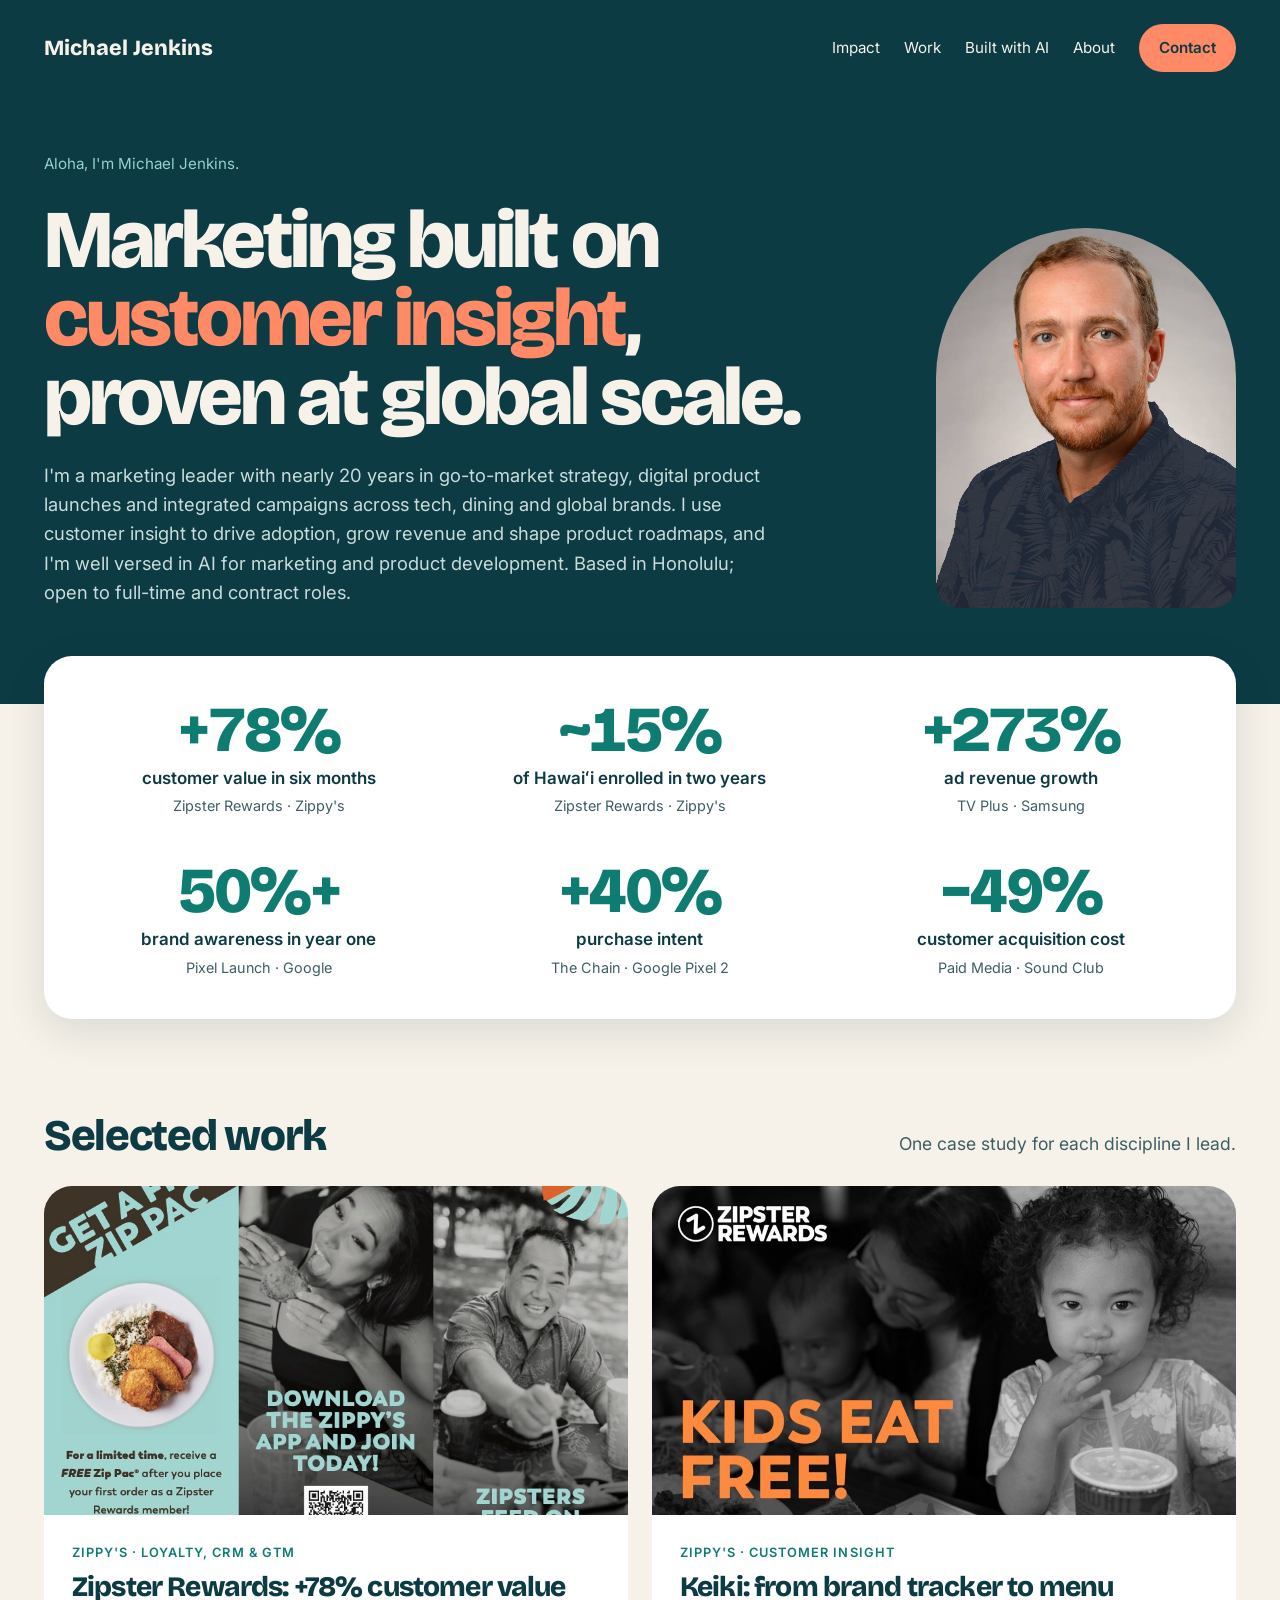
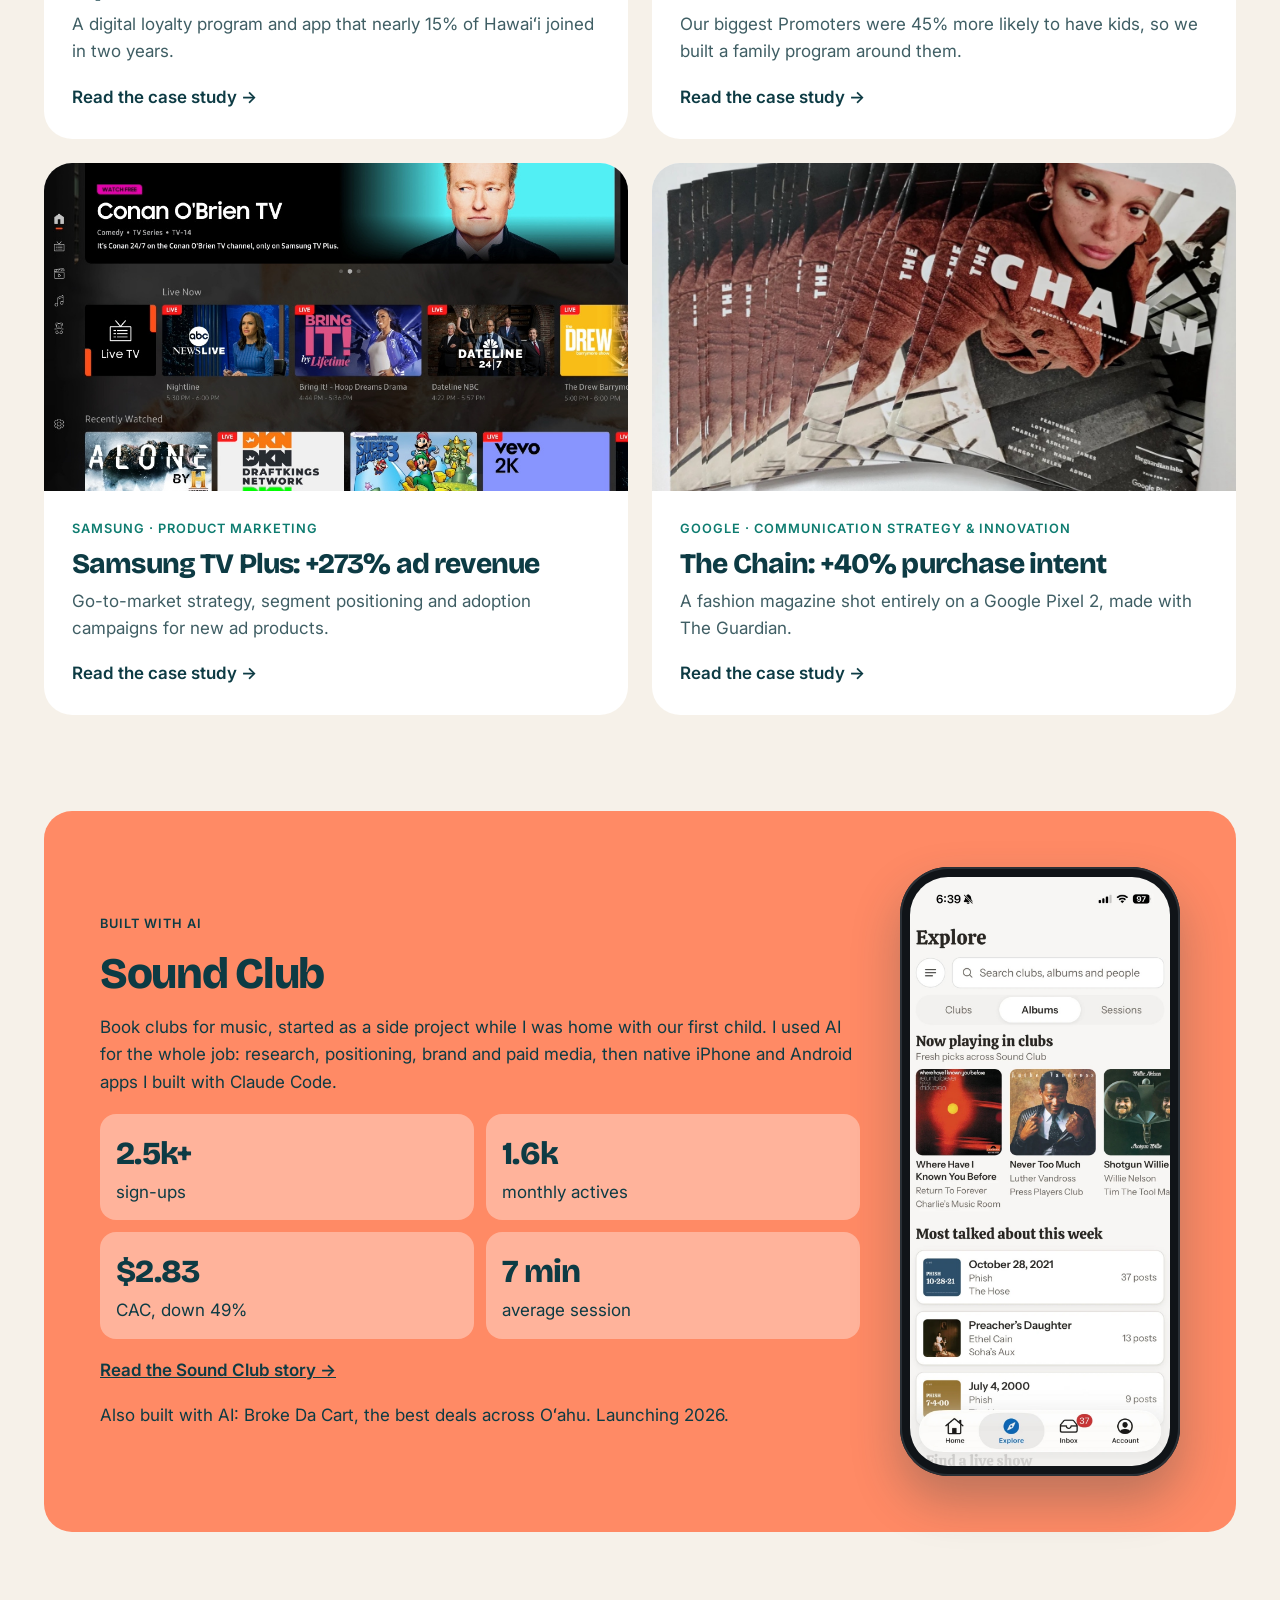
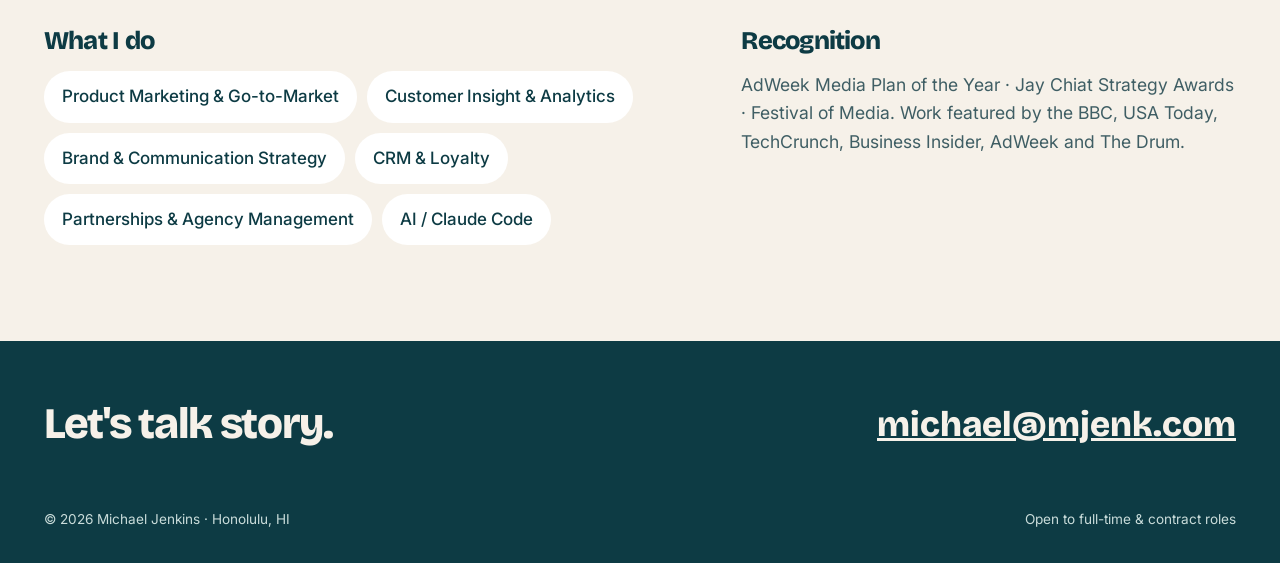
<file: index.html>
<!doctype html>
<html lang="en">
<head>
<meta charset="utf-8">
<meta name="viewport" content="width=device-width, initial-scale=1, viewport-fit=cover">
<title>Michael Jenkins</title>
<meta name="claude:viewport-fit-sides" content="cover">
<meta name="description" content="Michael Jenkins is a marketing leader in product marketing, customer insight, brand strategy and go-to-market, with results at Google, Samsung and Zippy's.">
<!-- share -->
<link rel="canonical" href="https://www.mjenk.com/">
<link rel="icon" href="favicon.svg" type="image/svg+xml">
<link rel="apple-touch-icon" href="apple-touch-icon.png">
<meta name="theme-color" content="#0D3B44">
<meta property="og:type" content="website">
<meta property="og:site_name" content="Michael Jenkins">
<meta property="og:title" content="Michael Jenkins">
<meta property="og:description" content="Michael Jenkins is a marketing leader in product marketing, customer insight, brand strategy and go-to-market, with results at Google, Samsung and Zippy&#x27;s.">
<meta property="og:url" content="https://www.mjenk.com/">
<meta property="og:image" content="https://www.mjenk.com/images/og-image.jpg">
<meta property="og:image:width" content="1200">
<meta property="og:image:height" content="630">
<meta name="twitter:card" content="summary_large_image">
<meta name="twitter:image" content="https://www.mjenk.com/images/og-image.jpg">
<link rel="preconnect" href="https://fonts.googleapis.com">
<link rel="preconnect" href="https://fonts.gstatic.com" crossorigin>
<link rel="stylesheet" href="https://fonts.googleapis.com/css2?family=Bricolage+Grotesque:opsz,wght@12..96,400;12..96,600;12..96,800&family=Inter:wght@400;500;600&display=swap">
<link rel="stylesheet" href="styles.css">
</head>
<body>
<a class="skip" href="#main">Skip to content</a>

<header class="band">
  <div class="wrap">
    <nav class="nav" aria-label="Main">
      <a class="brand" href="index.html">Michael Jenkins</a>
      <ul>
        <li><a href="#impact">Impact</a></li>
        <li><a href="#work">Work</a></li>
        <li><a href="work/sound-club.html">Built with AI</a></li>
        <li><a href="about.html">About</a></li>
        <li><a class="btn" href="mailto:michael@mjenk.com">Contact</a></li>
      </ul>
    </nav>
    <div class="hero">
      <div class="hero-copy">
        <span class="eyebrow">Aloha, I'm Michael Jenkins.</span>
        <h1>Marketing built on <em>customer insight</em>, proven at global scale.</h1>
        <p>I'm a marketing leader with nearly 20 years in go-to-market strategy, digital product launches and integrated campaigns across tech, dining and global brands. I use customer insight to drive adoption, grow revenue and shape product roadmaps, and I'm well versed in AI for marketing and product development. Based in Honolulu; open to full-time and contract roles.</p>
      </div>
      <img class="portrait hide-sm" src="images/michael-jenkins.jpg" alt="Portrait of Michael Jenkins" width="300" height="380">
    </div>
  </div>
</header>

<main id="main" class="wrap">
  <section id="impact" class="panel stats cols-6" aria-label="Impact">
    <div class="stat"><b>+78%</b><span>customer value in six months</span><small>Zipster Rewards · Zippy's</small></div>
    <div class="stat"><b>~15%</b><span>of Hawaiʻi enrolled in two years</span><small>Zipster Rewards · Zippy's</small></div>
    <div class="stat"><b>+273%</b><span>ad revenue growth</span><small>TV Plus · Samsung</small></div>
    <div class="stat"><b>50%+</b><span>brand awareness in year one</span><small>Pixel Launch · Google</small></div>
    <div class="stat"><b>+40%</b><span>purchase intent</span><small>The Chain · Google Pixel 2</small></div>
    <div class="stat"><b>−49%</b><span>customer acquisition cost</span><small>Paid Media · Sound Club</small></div>
  </section>

  <section id="work" class="section">
    <div class="section-head">
      <h2>Selected work</h2>
      <p class="lede">One case study for each discipline I lead.</p>
    </div>
    <div class="cards">
      <a class="panel card" href="work/zipster-rewards.html">
        <img src="images/zipster-brochure.jpg" alt="Zipster Rewards launch brochure offering a free Zip Pac" loading="lazy">
        <div class="card-body">
          <span class="label">Zippy's · Loyalty, CRM &amp; GTM</span>
          <h3>Zipster Rewards: +78% customer value</h3>
          <p>A digital loyalty program and app that nearly 15% of Hawaiʻi joined in two years.</p>
          <span class="more">Read the case study →</span>
        </div>
      </a>
      <a class="panel card" href="work/keiki.html">
        <img src="images/keiki-menu.jpg" alt="Zippy's keiki menu" loading="lazy">
        <div class="card-body">
          <span class="label">Zippy's · Customer insight</span>
          <h3>Keiki: from brand tracker to menu</h3>
          <p>Our biggest Promoters were 45% more likely to have kids, so we built a family program around them.</p>
          <span class="more">Read the case study →</span>
        </div>
      </a>
      <a class="panel card" href="work/samsung-tv-plus.html">
        <img src="images/samsung-tv-plus.jpg" alt="Samsung TV Plus home screen with live channels and recently watched shows" loading="lazy">
        <div class="card-body">
          <span class="label">Samsung · Product marketing</span>
          <h3>Samsung TV Plus: +273% ad revenue</h3>
          <p>Go-to-market strategy, segment positioning and adoption campaigns for new ad products.</p>
          <span class="more">Read the case study →</span>
        </div>
      </a>
      <a class="panel card" href="work/the-chain.html">
        <img src="images/the-chain-magazine.jpg" alt="Stack of The Chain magazines, shot on Google Pixel 2 for The Guardian" loading="lazy">
        <div class="card-body">
          <span class="label">Google · Communication strategy &amp; innovation</span>
          <h3>The Chain: +40% purchase intent</h3>
          <p>A fashion magazine shot entirely on a Google Pixel 2, made with The Guardian.</p>
          <span class="more">Read the case study →</span>
        </div>
      </a>
    </div>
  </section>

  <section class="ai" aria-labelledby="ai-title">
    <div class="ai-copy">
      <span class="label">Built with AI</span>
      <h2 id="ai-title">Sound Club</h2>
      <p>Book clubs for music, started as a side project while I was home with our first child. I used AI for the whole job: research, positioning, brand and paid media, then native iPhone and Android apps I built with Claude Code.</p>
      <div class="ai-stats">
        <div><b>2.5k+</b>sign-ups</div>
        <div><b>1.6k</b>monthly actives</div>
        <div><b>$2.83</b>CAC, down 49%</div>
        <div><b>7 min</b>average session</div>
      </div>
      <p><a href="work/sound-club.html">Read the Sound Club story →</a></p>
      <p>Also built with AI: Broke Da Cart, the best deals across Oʻahu. Launching 2026.</p>
    </div>
    <div class="phone"><img src="images/sc-explore.jpg" alt="Sound Club Explore screen: albums now playing in clubs and the most talked-about picks this week" loading="lazy"></div>
  </section>

  <section class="split">
    <div class="wide">
      <h2>What I do</h2>
      <ul class="chips">
        <li>Product Marketing &amp; Go-to-Market</li>
        <li>Customer Insight &amp; Analytics</li>
        <li>Brand &amp; Communication Strategy</li>
        <li>CRM &amp; Loyalty</li>
        <li>Partnerships &amp; Agency Management</li>
        <li>AI / Claude Code</li>
      </ul>
    </div>
    <div>
      <h2>Recognition</h2>
      <p class="lede">AdWeek Media Plan of the Year · Jay Chiat Strategy Awards · Festival of Media. Work featured by the BBC, USA Today, TechCrunch, Business Insider, AdWeek and The Drum.</p>
    </div>
  </section>
</main>

<footer class="band">
  <div class="wrap">
    <div class="cta">
      <h2>Let's talk story.</h2>
      <a class="email" href="mailto:michael@mjenk.com">michael@mjenk.com</a>
    </div>
    <div class="footer-small"><span>© 2026 Michael Jenkins · Honolulu, HI</span><span>Open to full-time &amp; contract roles</span></div>
  </div>
</footer>
</body>
</html>
</file>
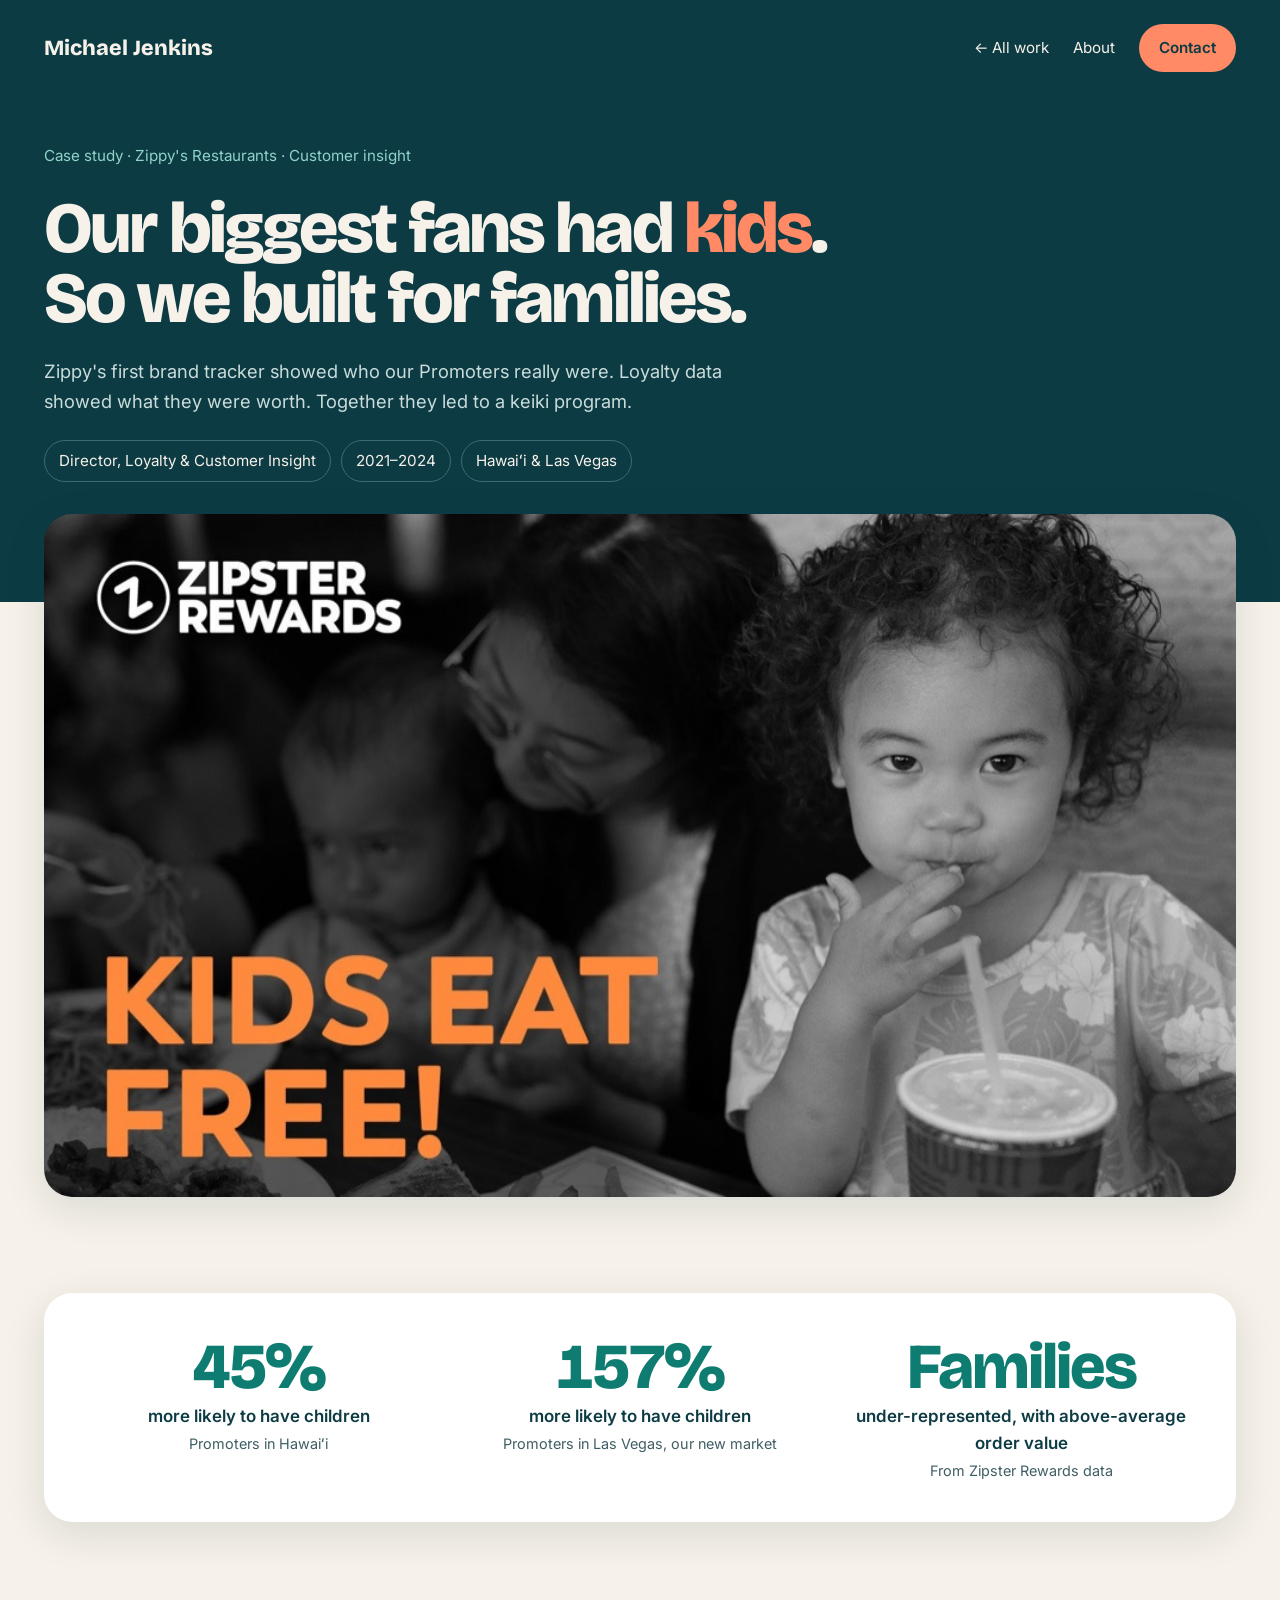
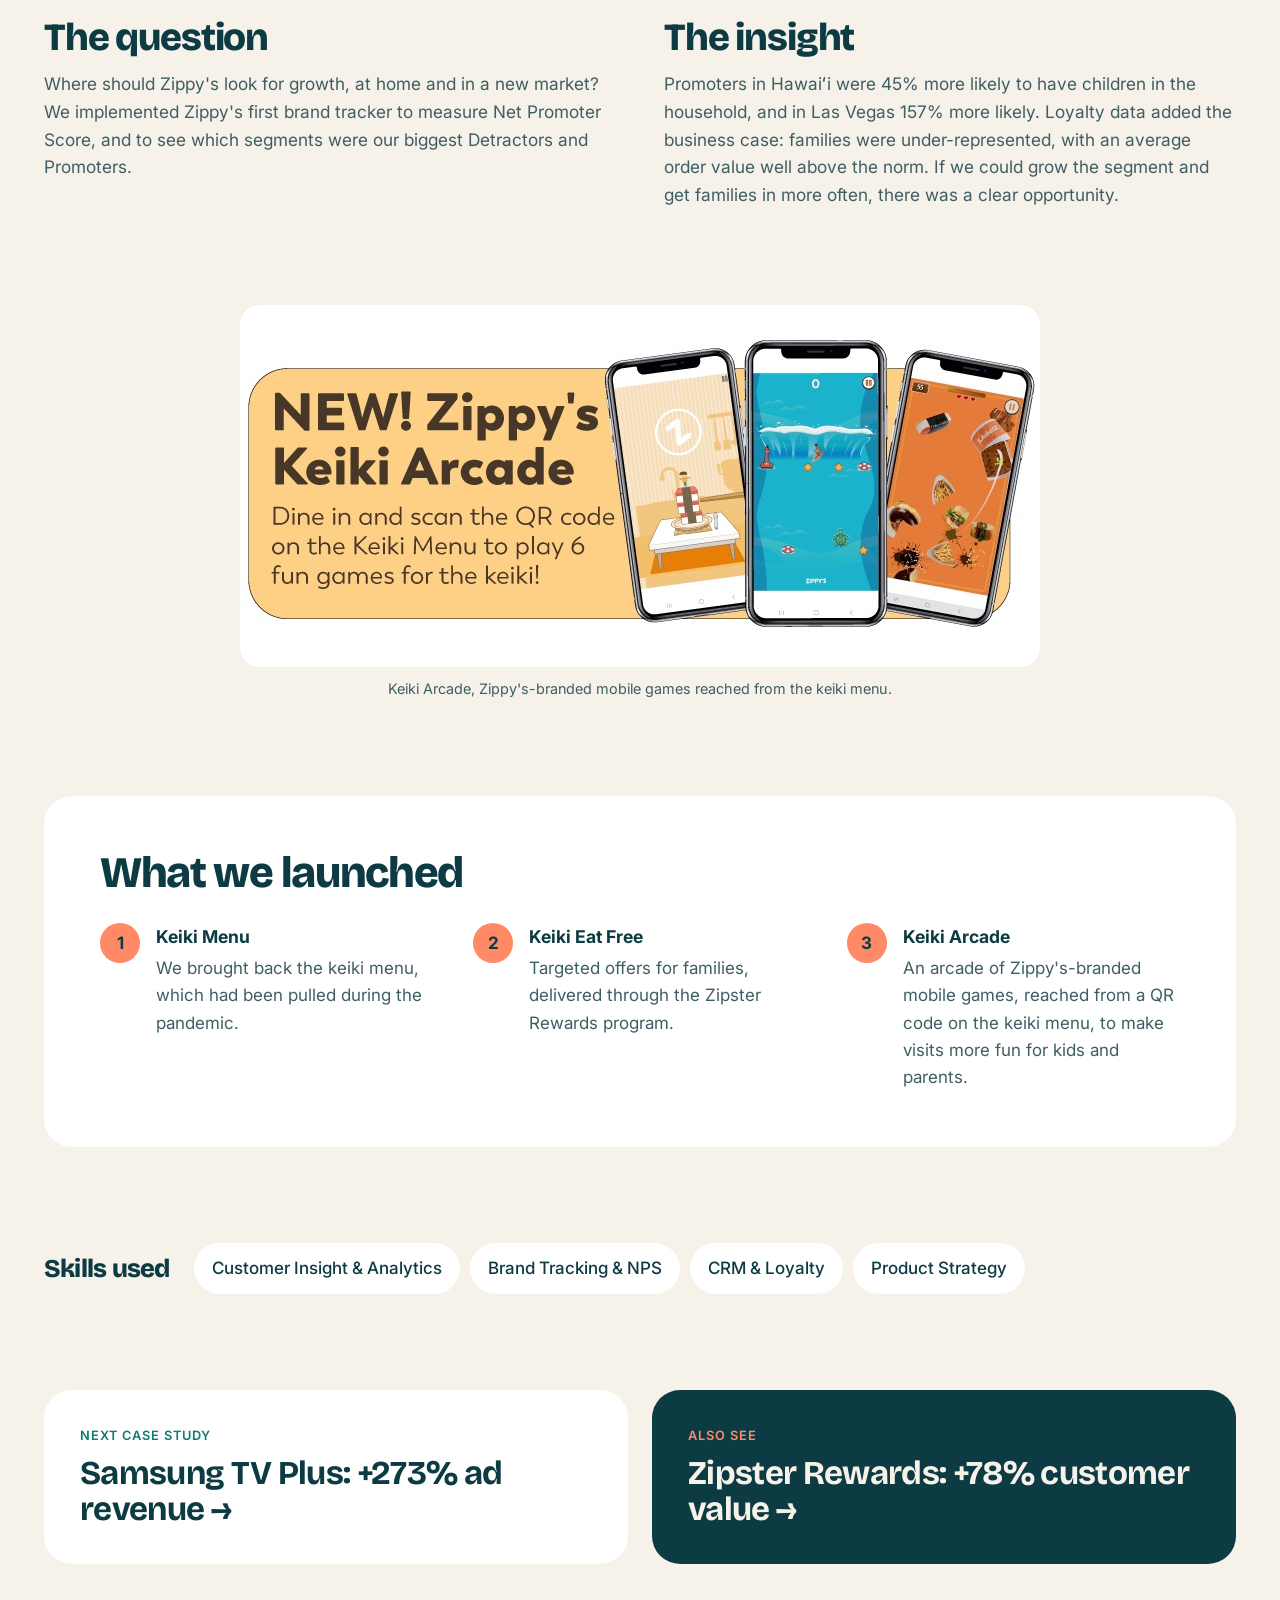
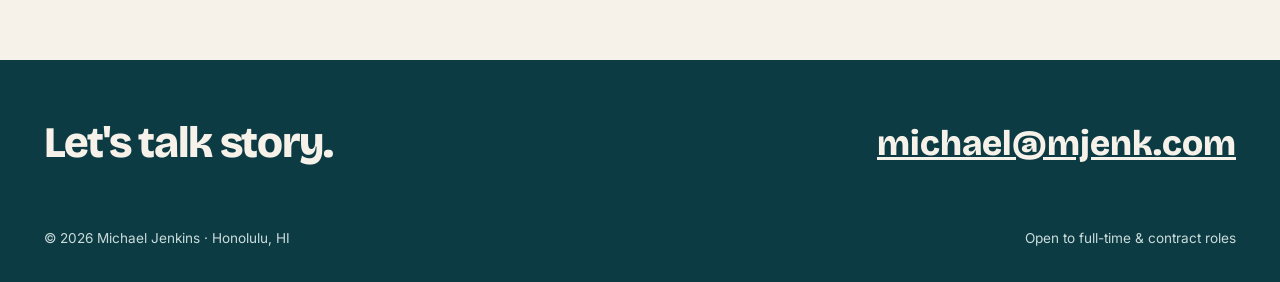
<file: customer-insight/index.html>
<!doctype html>
<html lang="en">
<head>
<meta charset="utf-8">
<title>Redirecting…</title>
<meta name="robots" content="noindex">
<link rel="canonical" href="https://www.mjenk.com/work/keiki.html">
<meta http-equiv="refresh" content="0; url=/work/keiki.html">
<script>location.replace("/work/keiki.html");</script>
</head>
<body><p>This page has moved. <a href="/work/keiki.html">Continue to the new page</a>.</p></body>
</html>
</file>
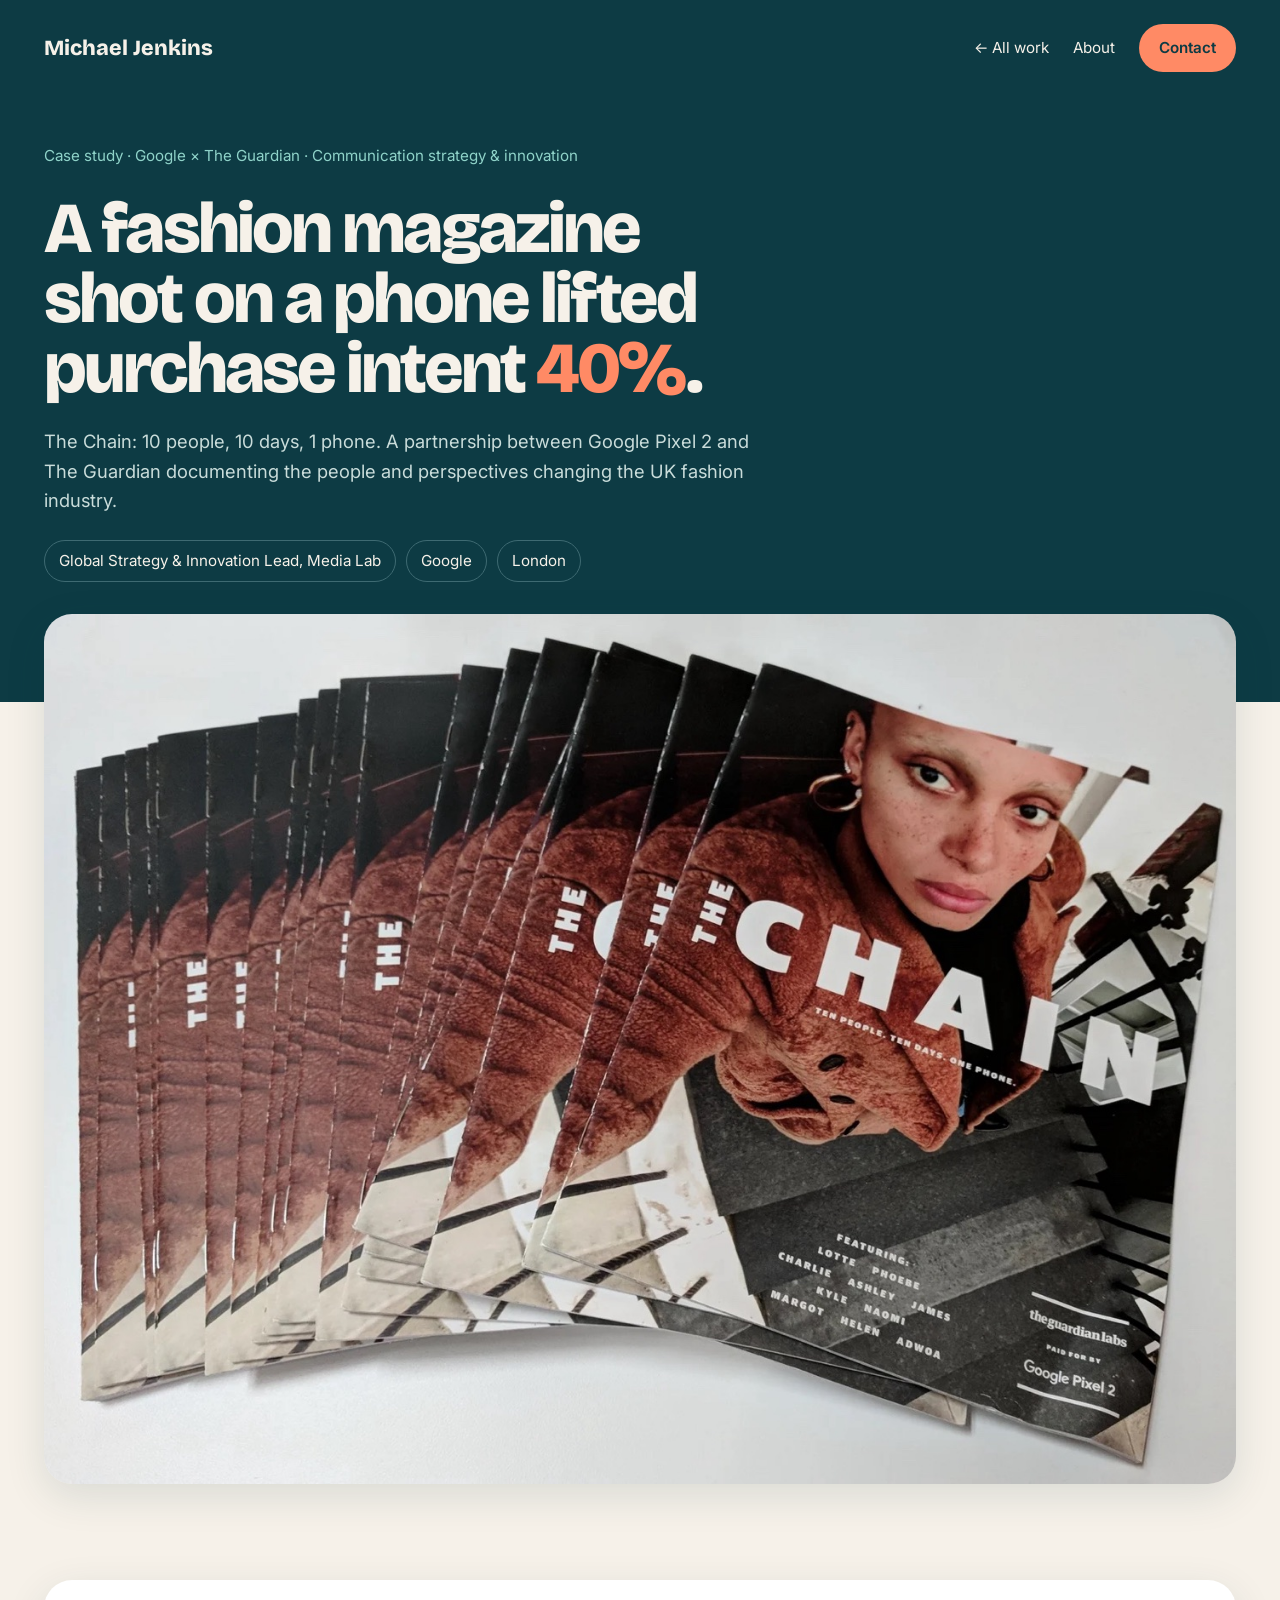
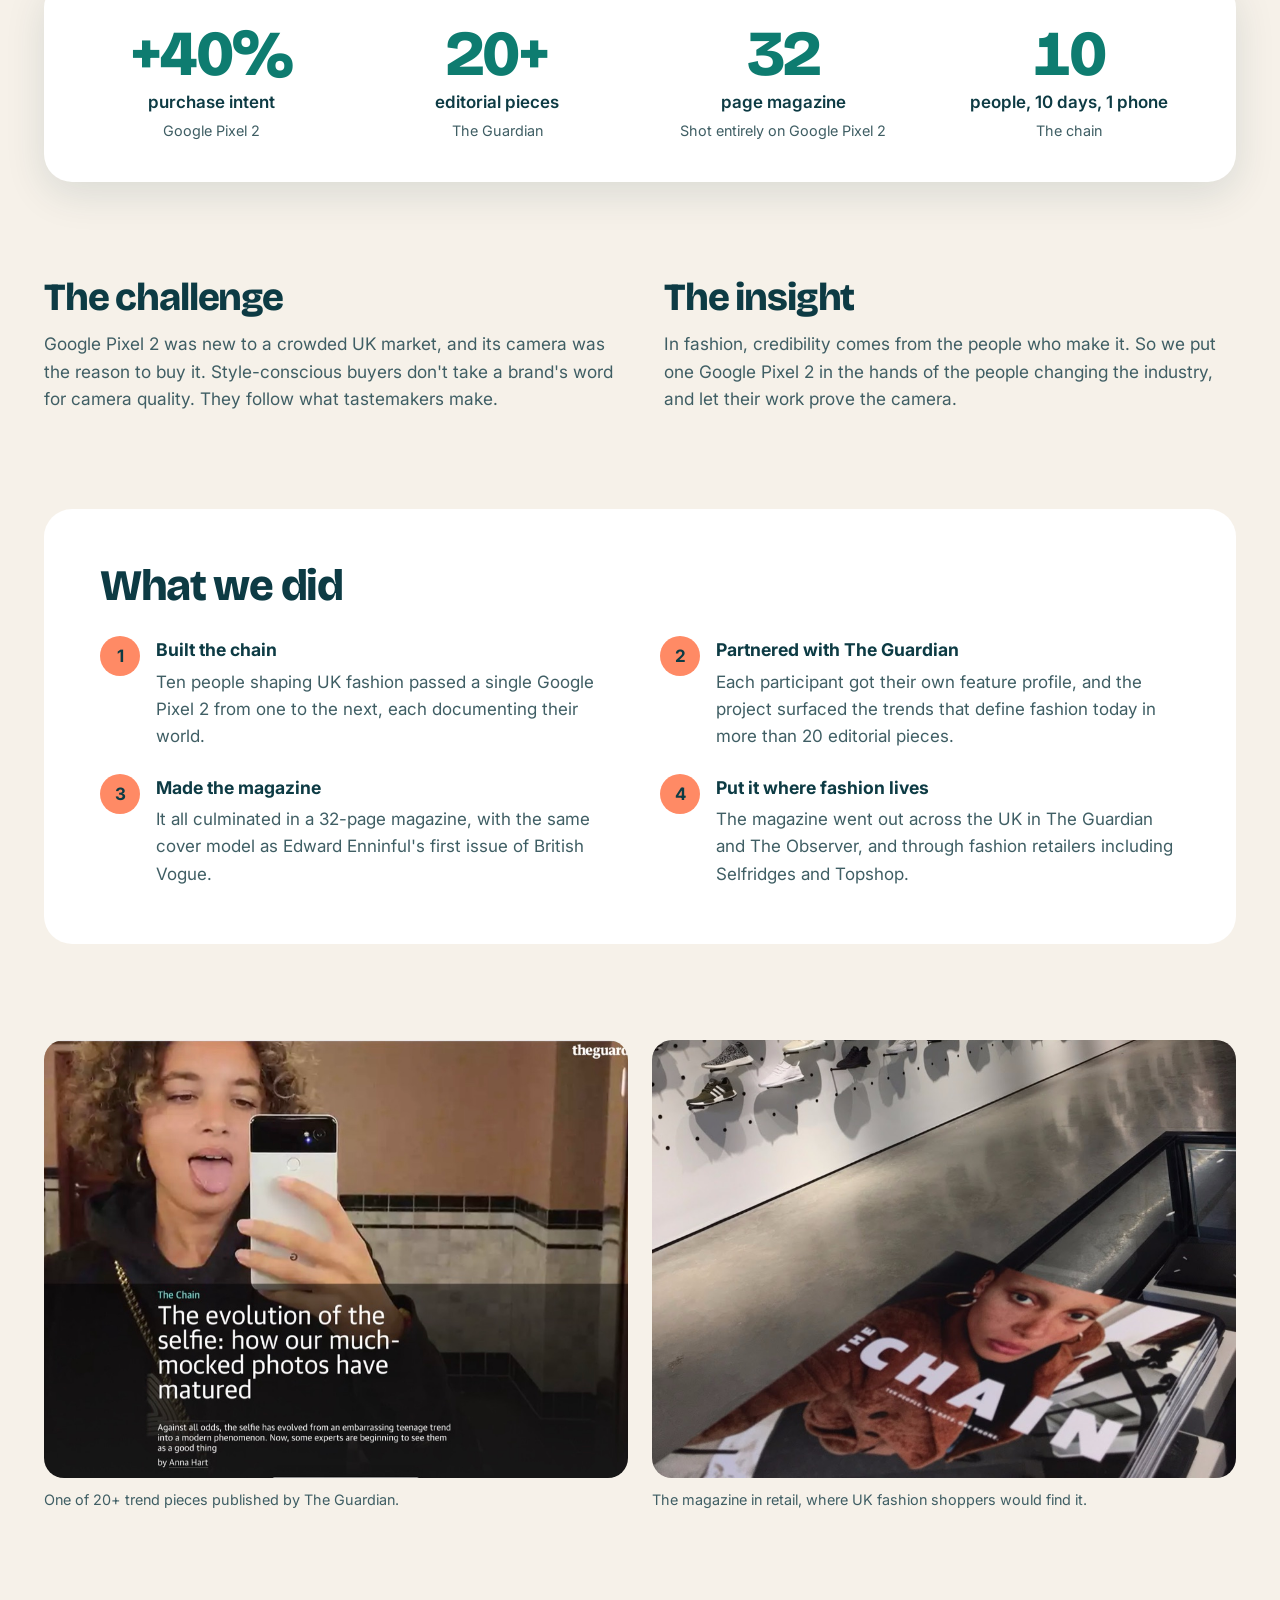
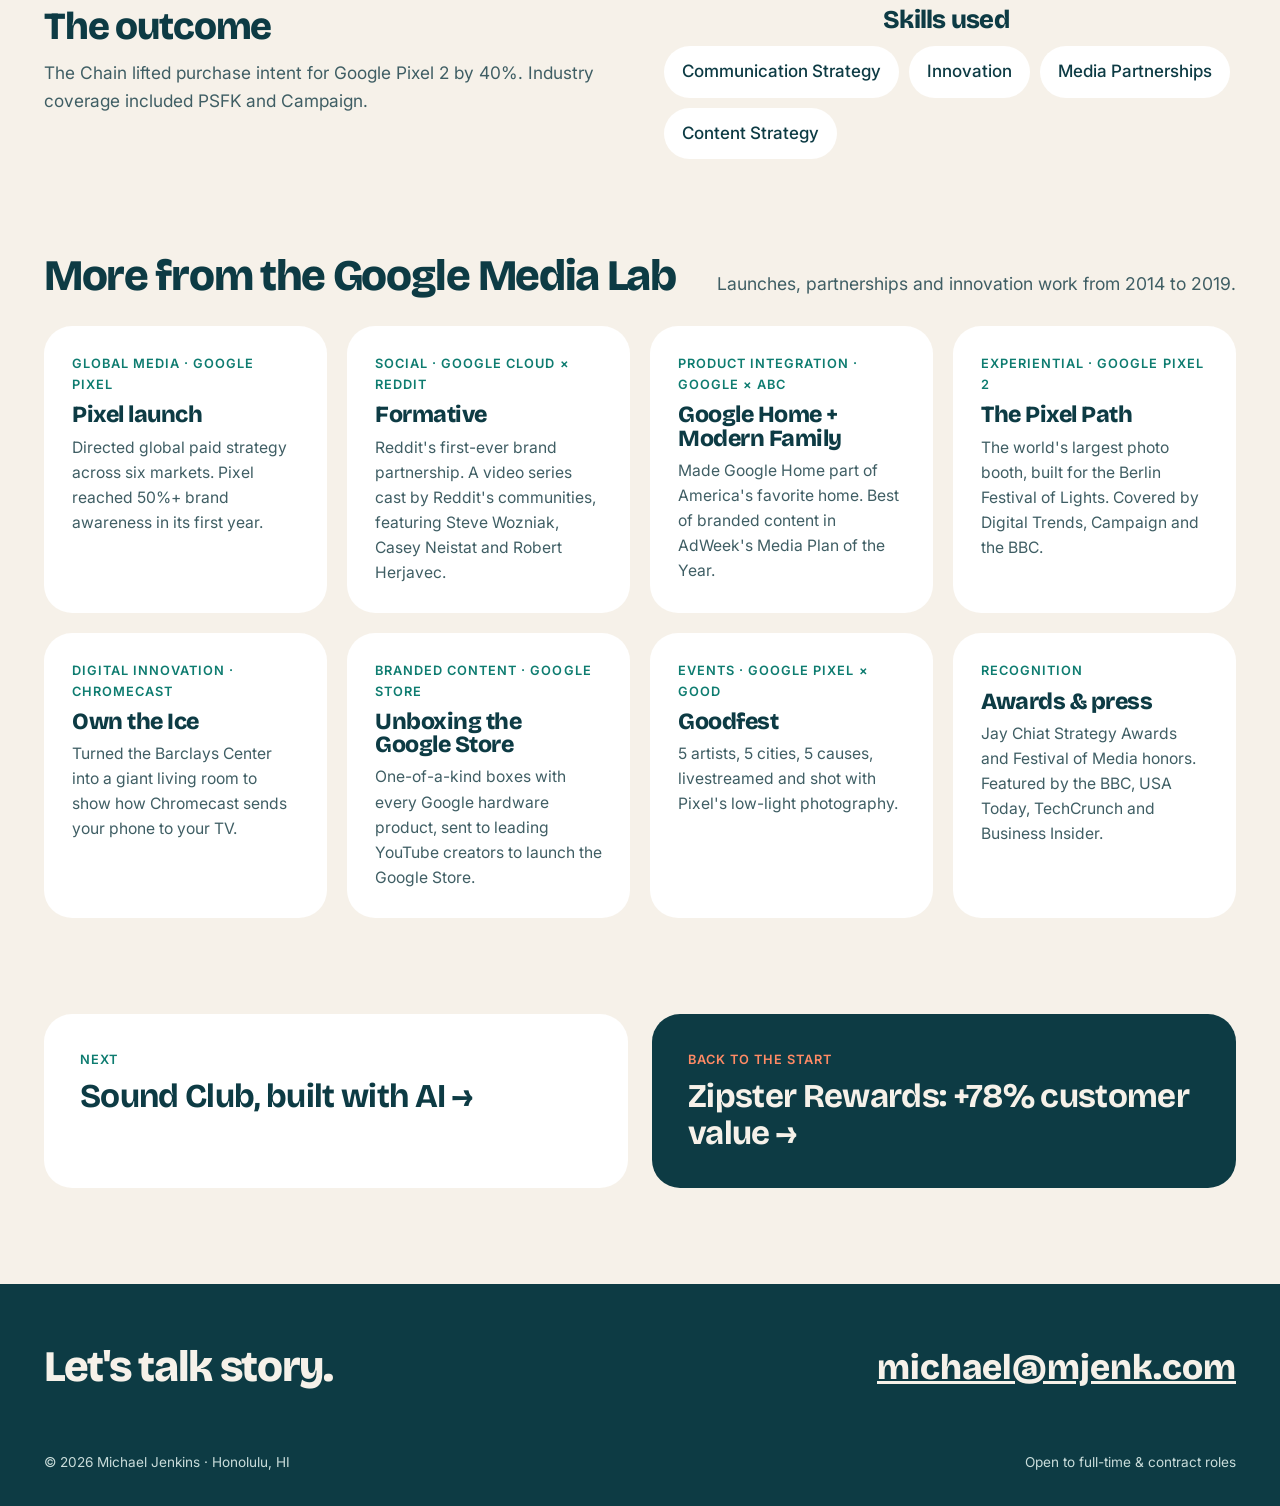
<file: formative/index.html>
<!doctype html>
<html lang="en">
<head>
<meta charset="utf-8">
<title>Redirecting…</title>
<meta name="robots" content="noindex">
<link rel="canonical" href="https://www.mjenk.com/work/the-chain.html#media-lab">
<meta http-equiv="refresh" content="0; url=/work/the-chain.html#media-lab">
<script>location.replace("/work/the-chain.html#media-lab");</script>
</head>
<body><p>This page has moved. <a href="/work/the-chain.html#media-lab">Continue to the new page</a>.</p></body>
</html>
</file>
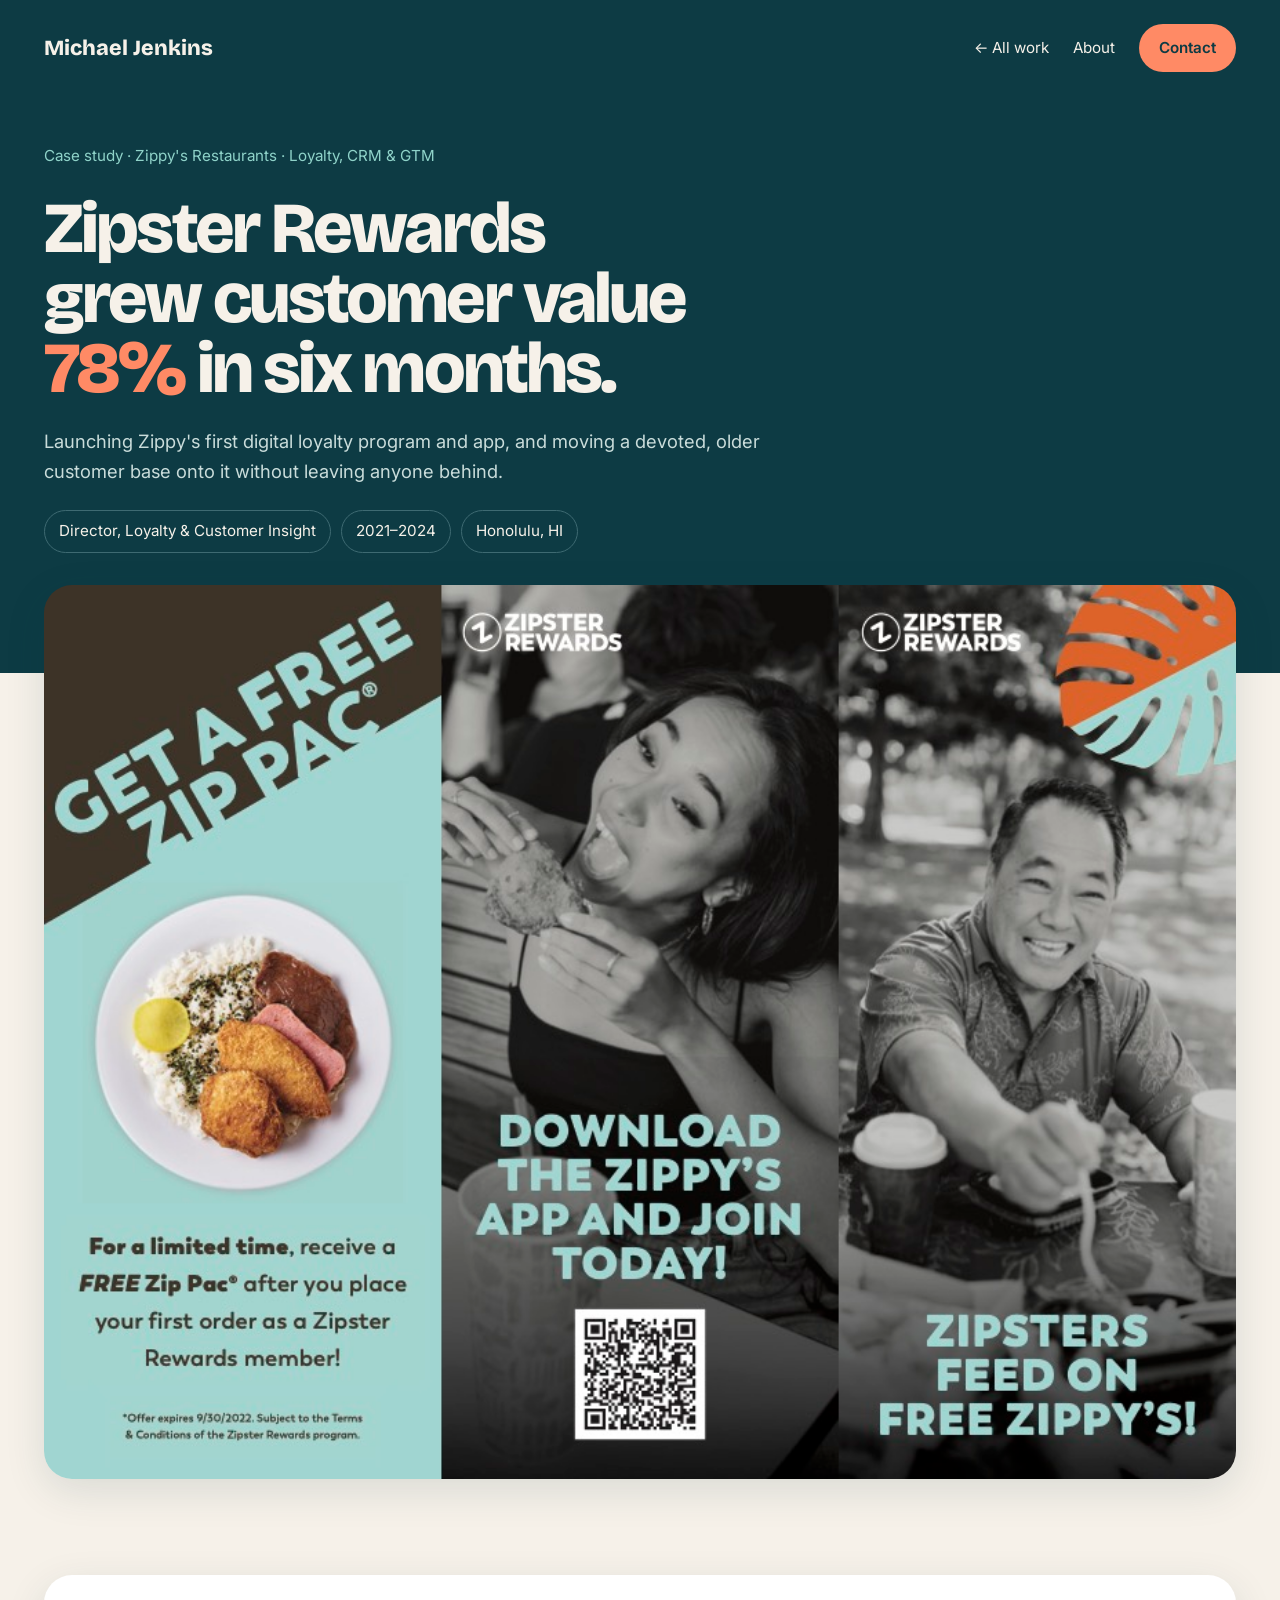
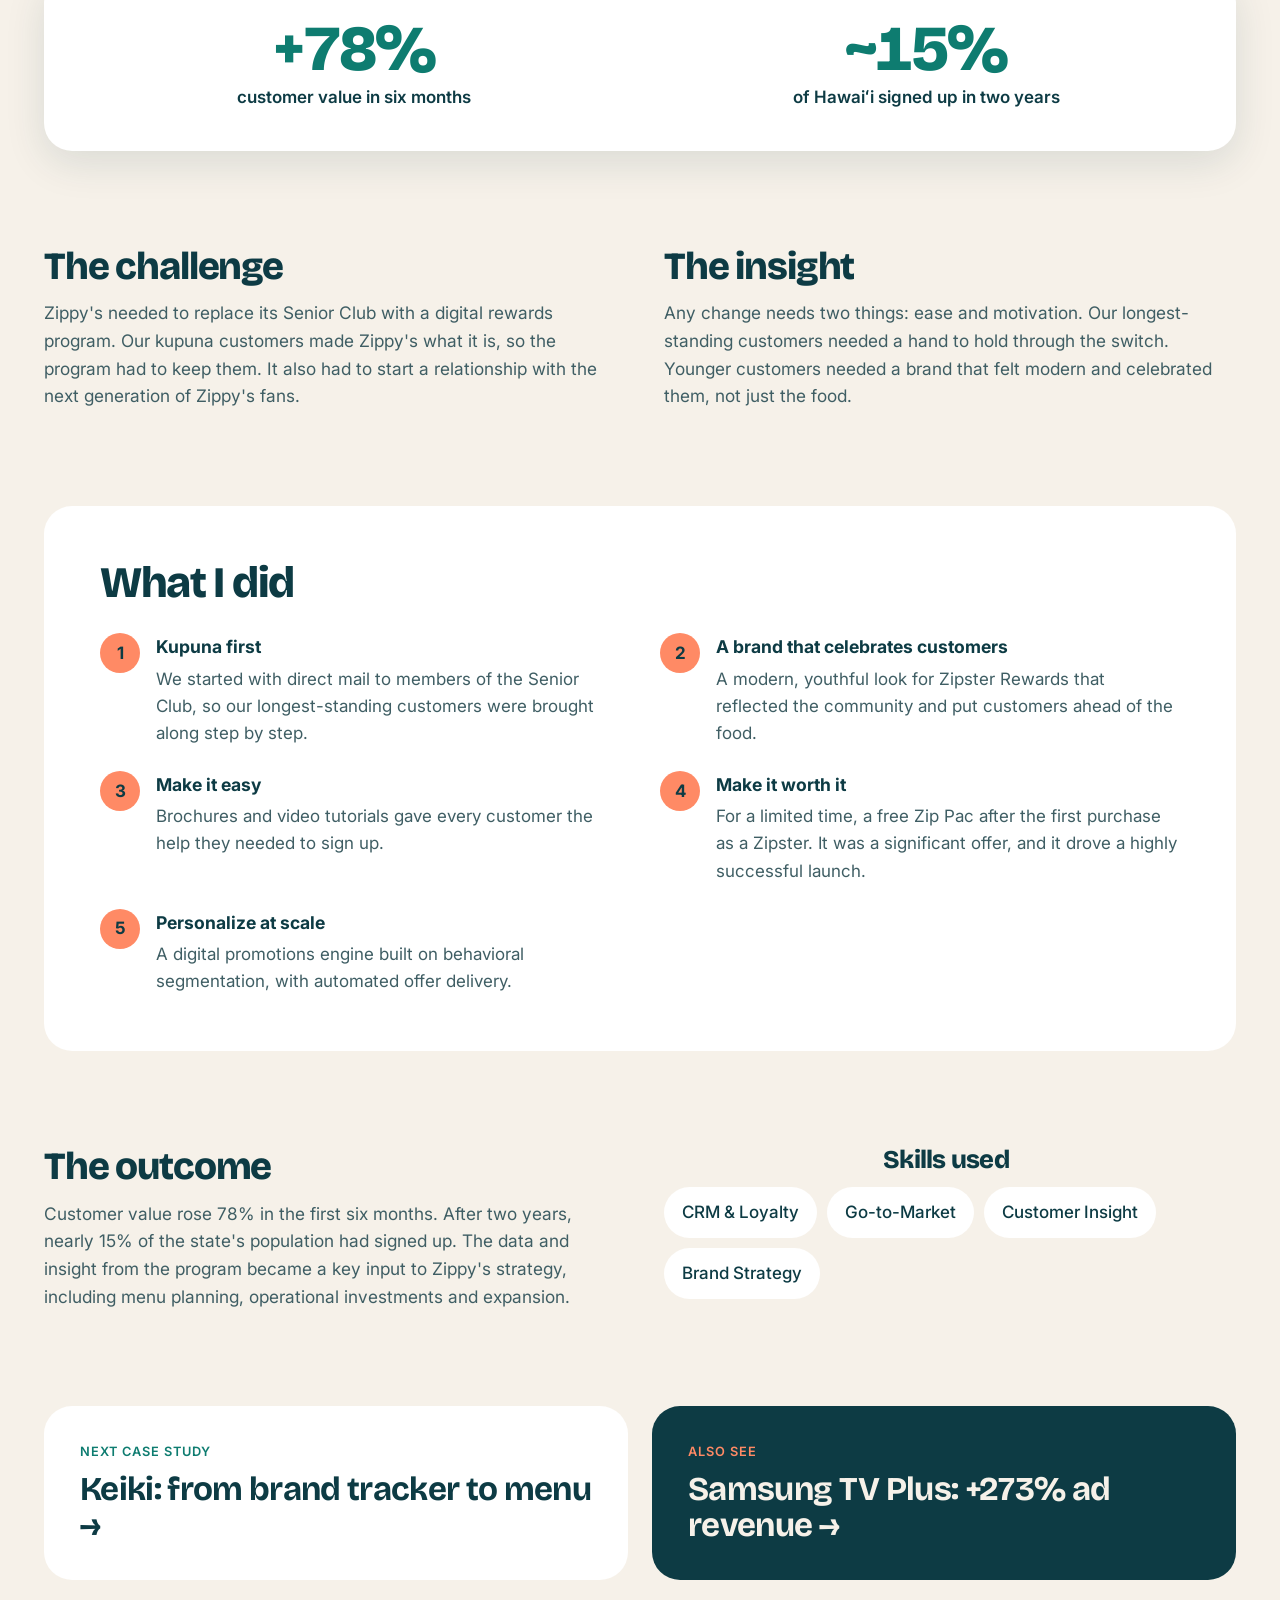
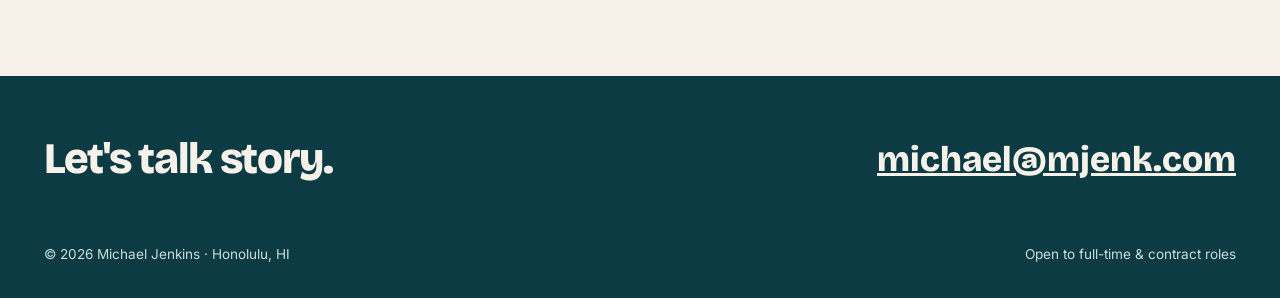
<file: loyalty-crm/index.html>
<!doctype html>
<html lang="en">
<head>
<meta charset="utf-8">
<title>Redirecting…</title>
<meta name="robots" content="noindex">
<link rel="canonical" href="https://www.mjenk.com/work/zipster-rewards.html">
<meta http-equiv="refresh" content="0; url=/work/zipster-rewards.html">
<script>location.replace("/work/zipster-rewards.html");</script>
</head>
<body><p>This page has moved. <a href="/work/zipster-rewards.html">Continue to the new page</a>.</p></body>
</html>
</file>
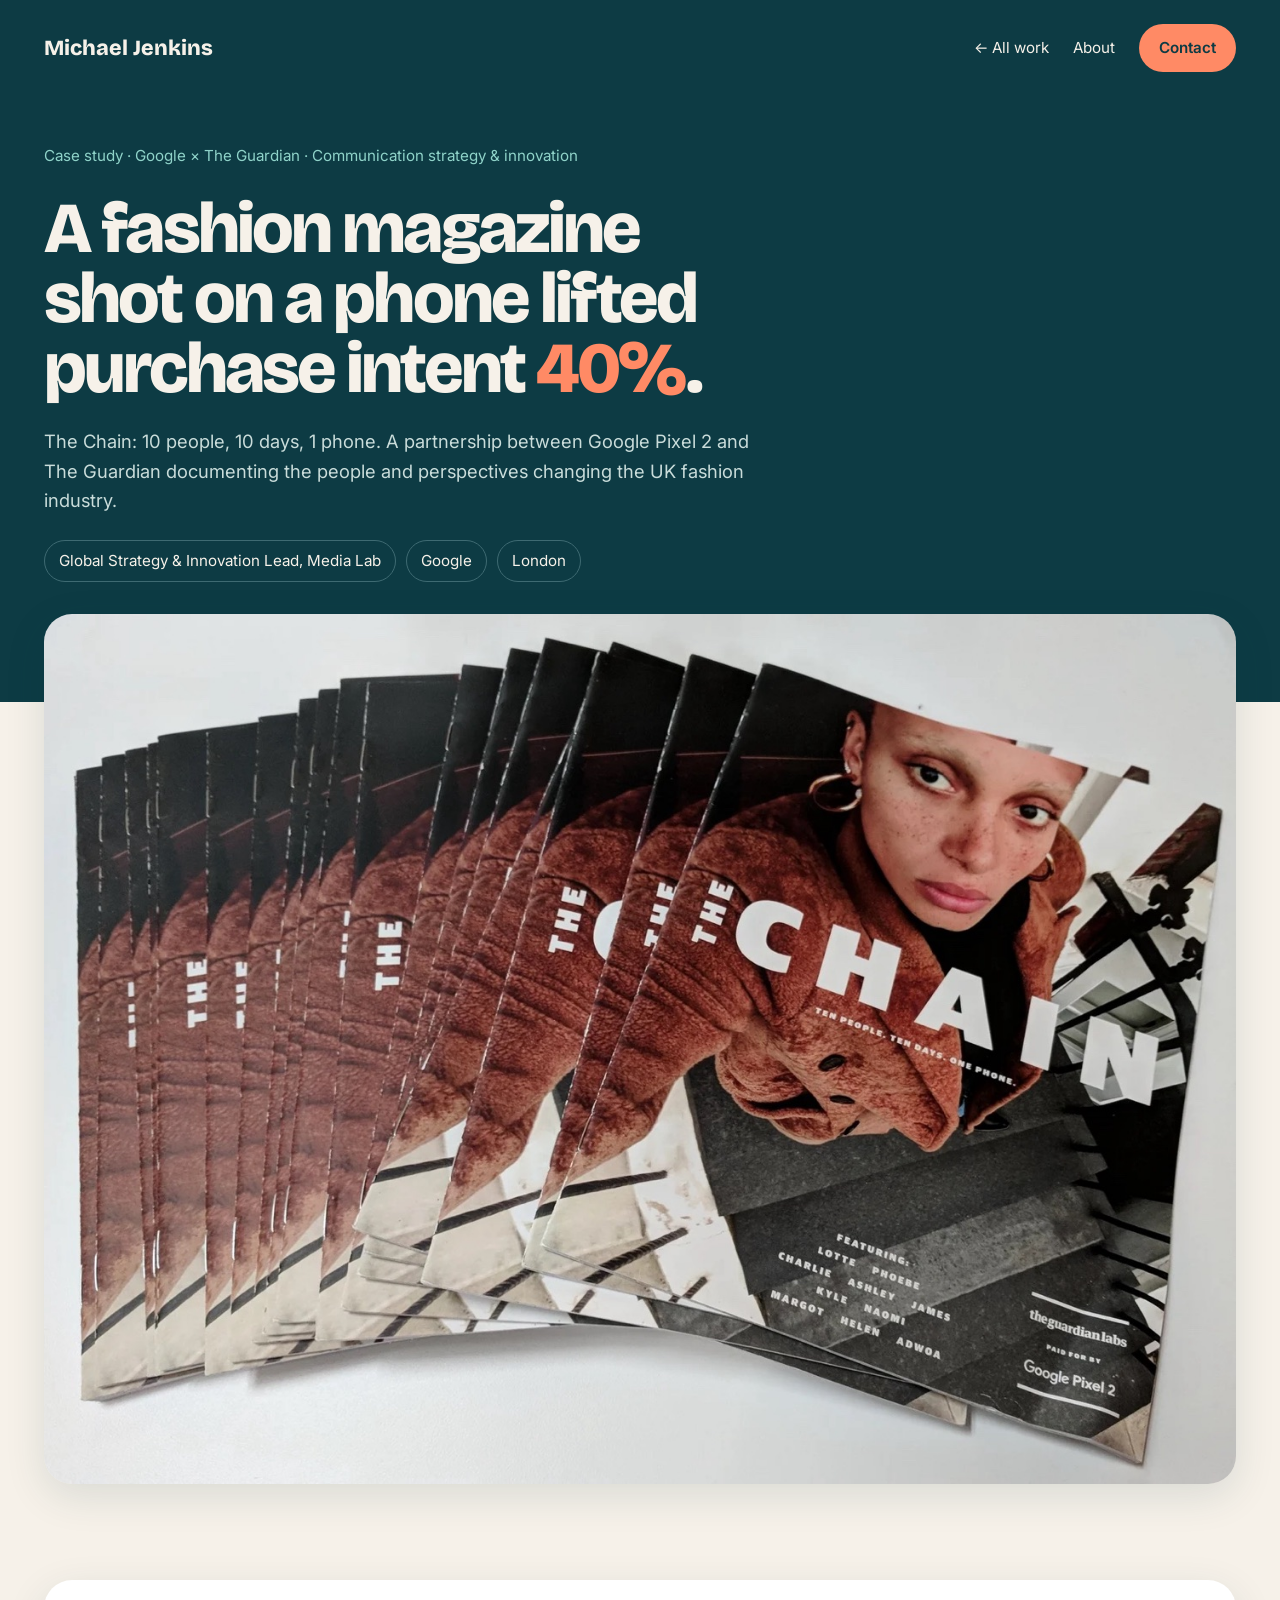
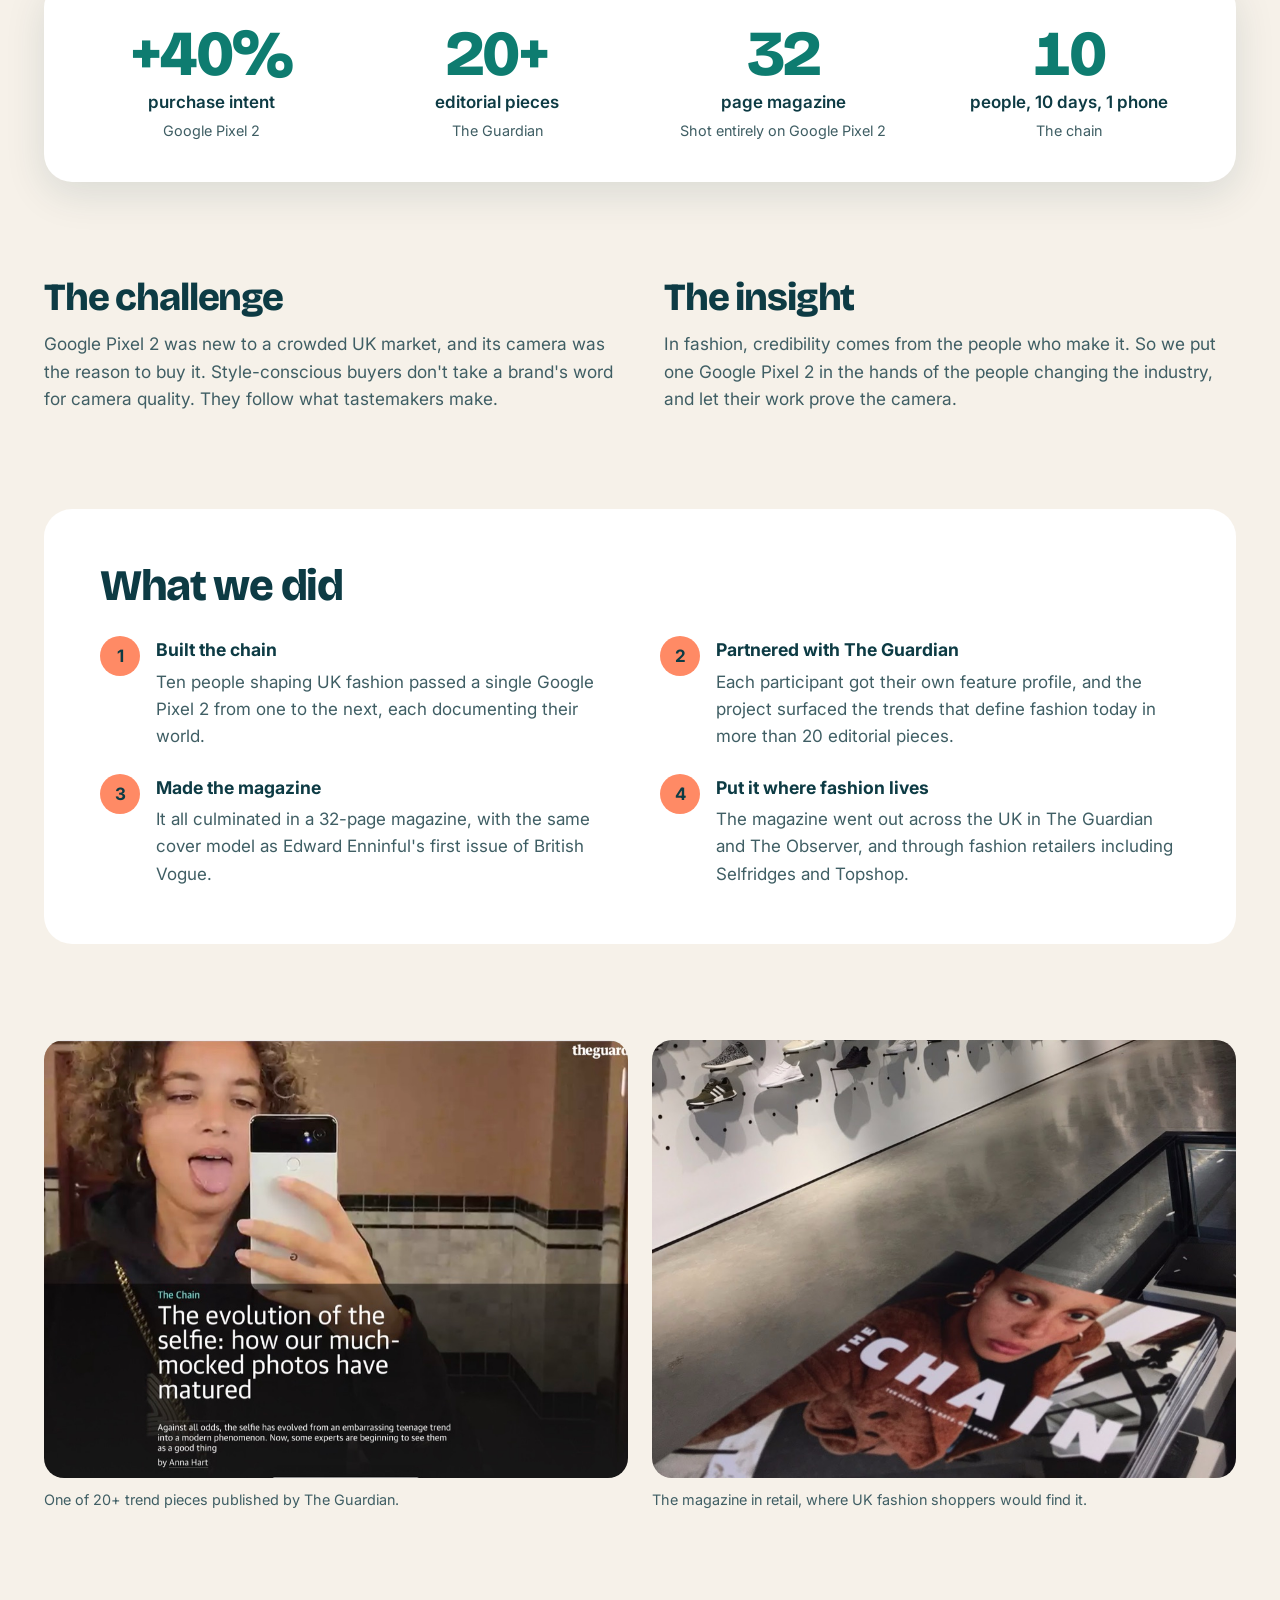
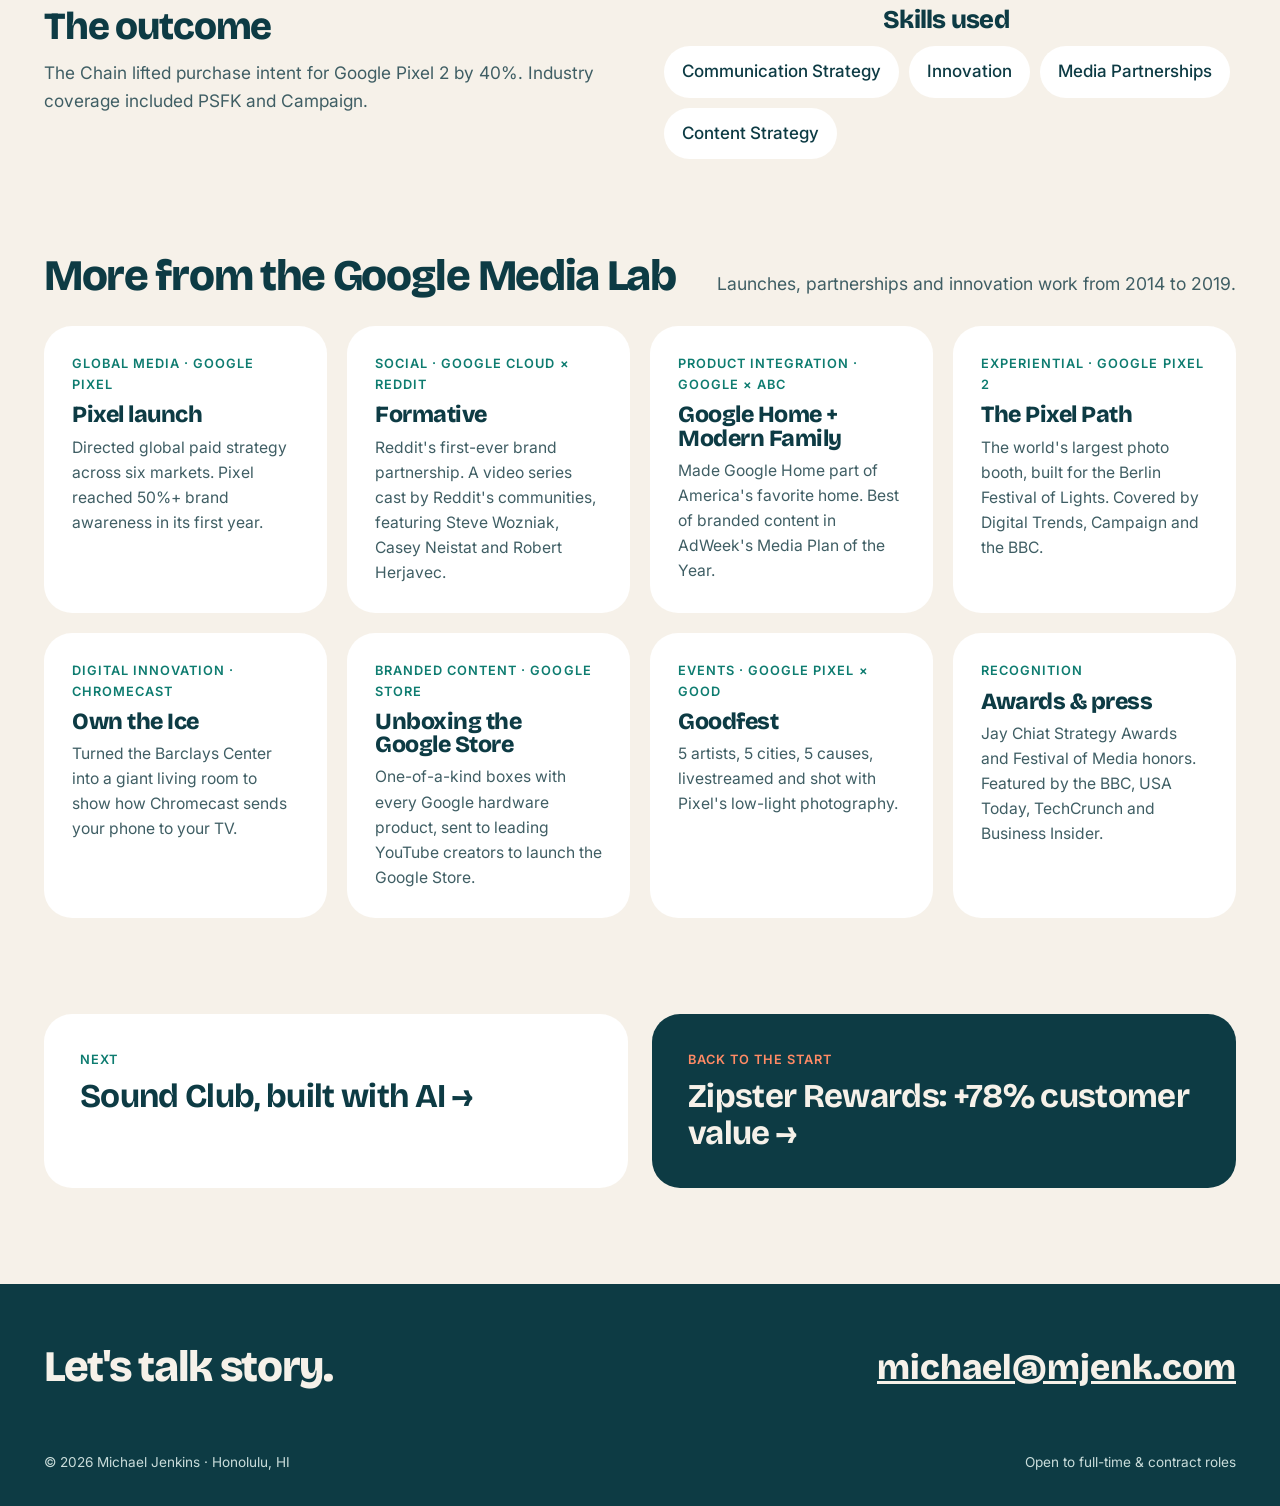
<file: the-chain/index.html>
<!doctype html>
<html lang="en">
<head>
<meta charset="utf-8">
<title>Redirecting…</title>
<meta name="robots" content="noindex">
<link rel="canonical" href="https://www.mjenk.com/work/the-chain.html">
<meta http-equiv="refresh" content="0; url=/work/the-chain.html">
<script>location.replace("/work/the-chain.html");</script>
</head>
<body><p>This page has moved. <a href="/work/the-chain.html">Continue to the new page</a>.</p></body>
</html>
</file>
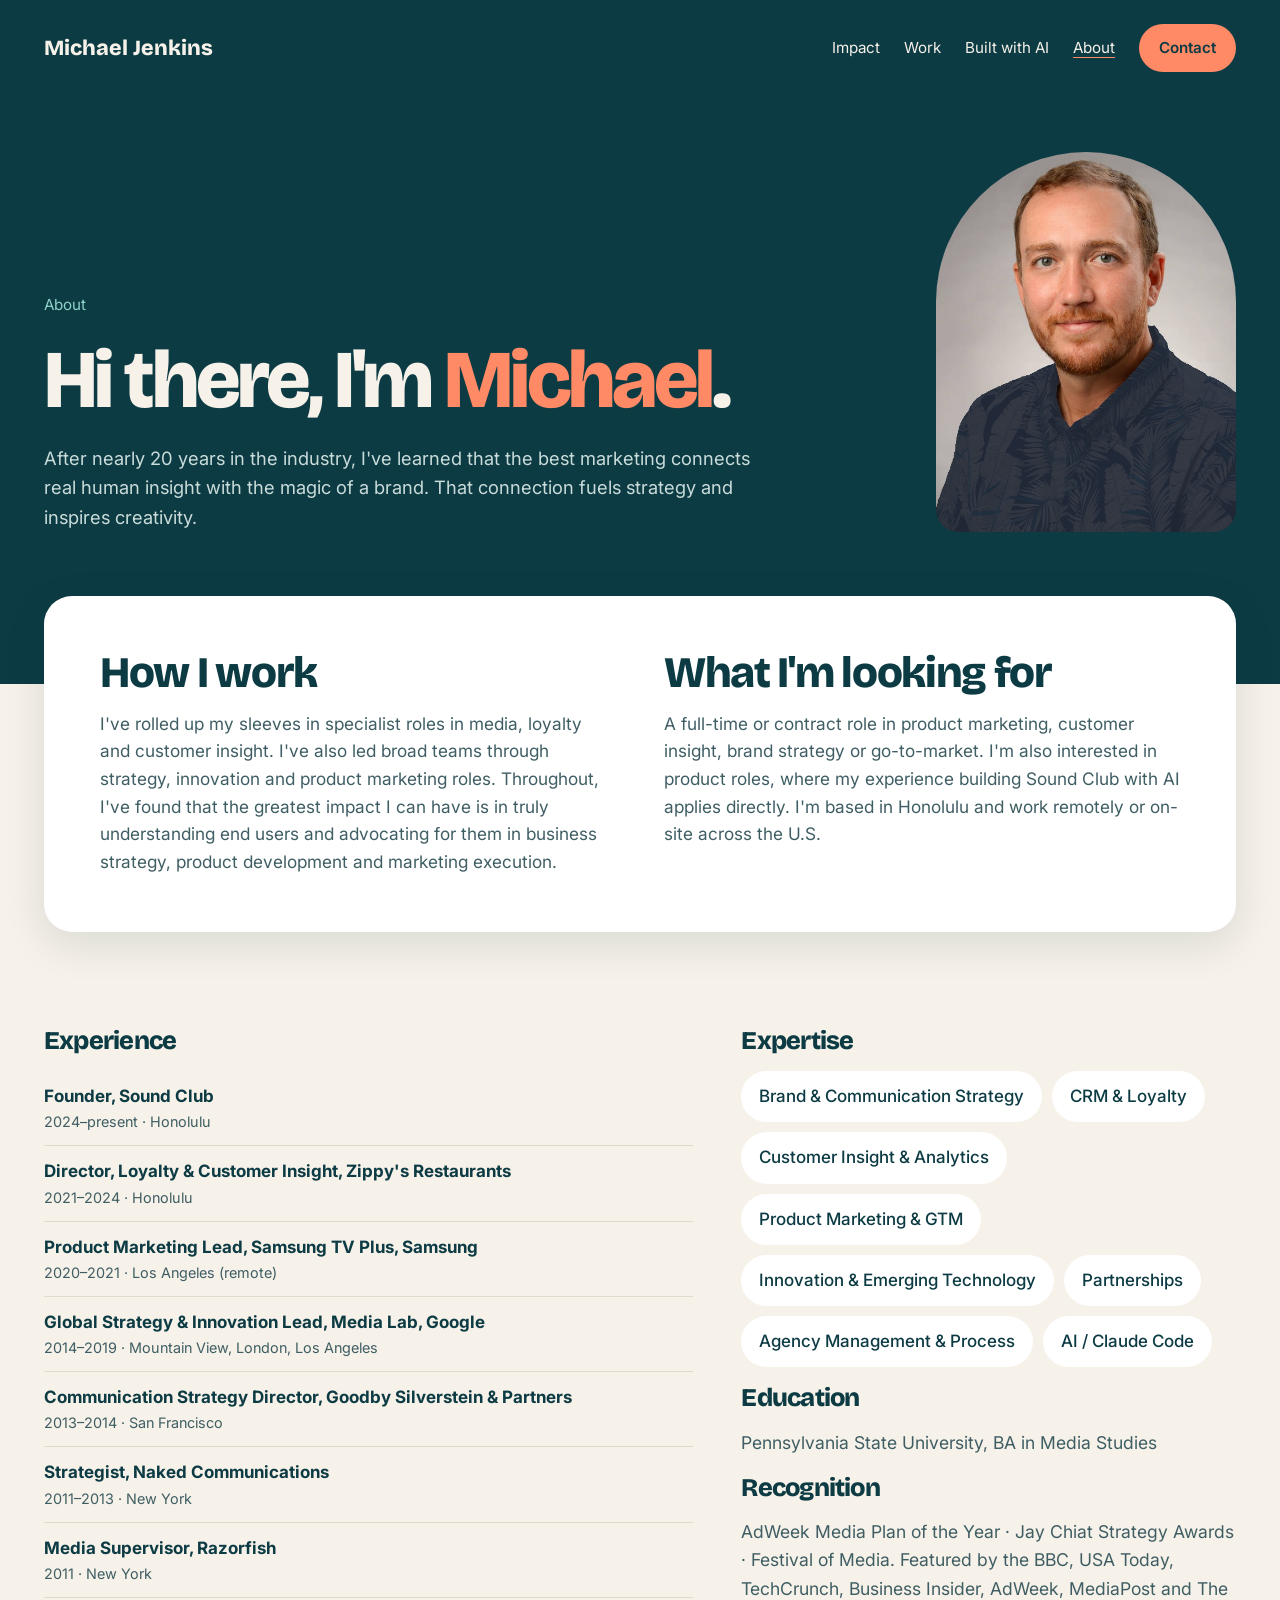
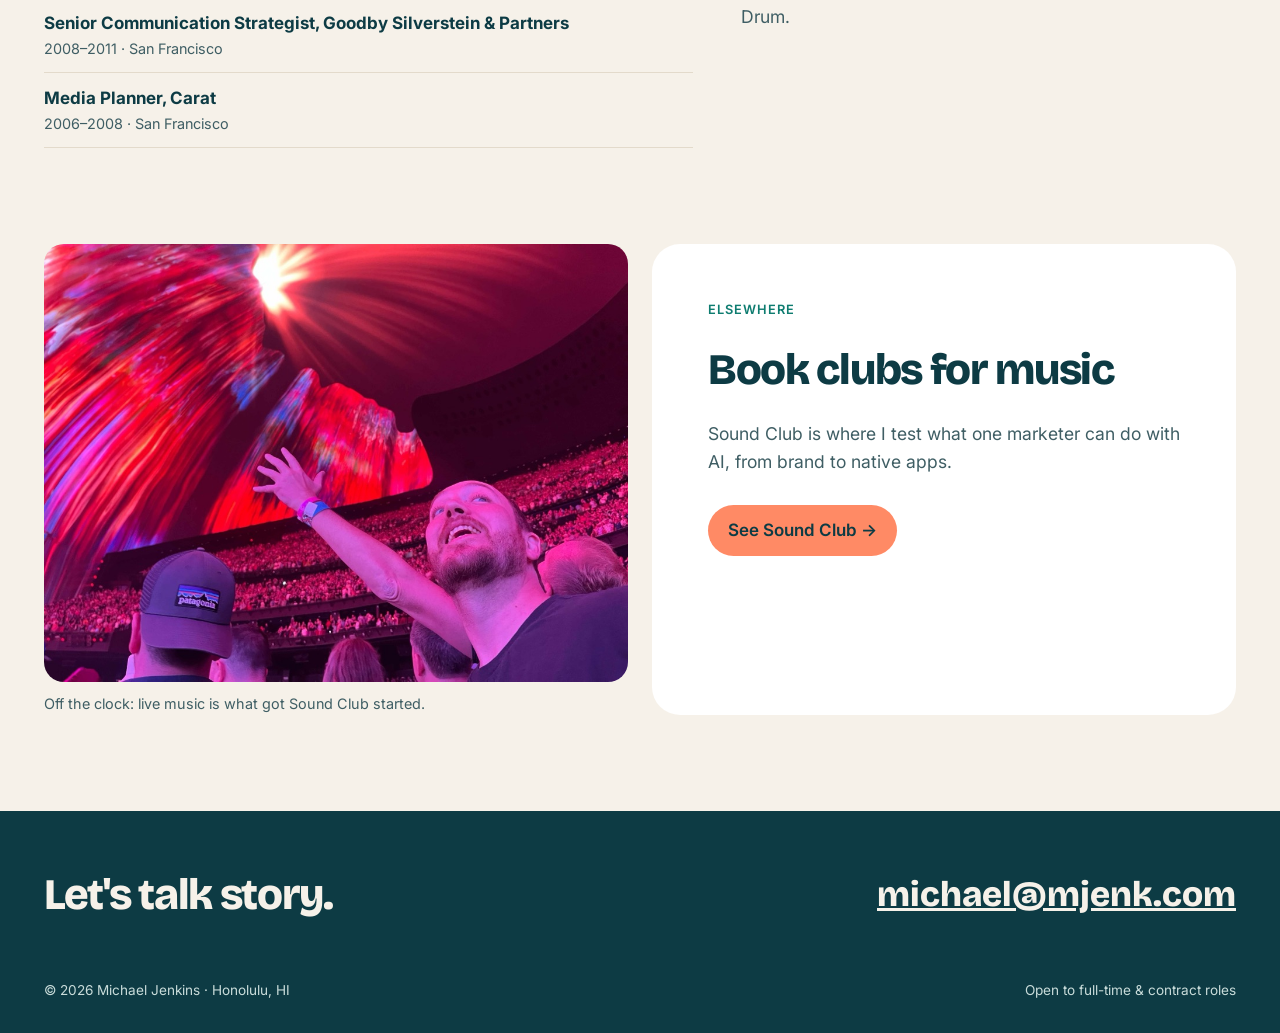
<file: about.html>
<!doctype html>
<html lang="en">
<head>
<meta charset="utf-8">
<meta name="viewport" content="width=device-width, initial-scale=1, viewport-fit=cover">
<title>About Michael Jenkins</title>
<meta name="claude:viewport-fit-sides" content="cover">
<meta name="description" content="About Michael Jenkins: nearly 20 years in marketing strategy, loyalty, customer insight and product marketing.">
<!-- share -->
<link rel="canonical" href="https://www.mjenk.com/about.html">
<link rel="icon" href="favicon.svg" type="image/svg+xml">
<link rel="apple-touch-icon" href="apple-touch-icon.png">
<meta name="theme-color" content="#0D3B44">
<meta property="og:type" content="website">
<meta property="og:site_name" content="Michael Jenkins">
<meta property="og:title" content="About Michael Jenkins">
<meta property="og:description" content="About Michael Jenkins: nearly 20 years in marketing strategy, loyalty, customer insight and product marketing.">
<meta property="og:url" content="https://www.mjenk.com/about.html">
<meta property="og:image" content="https://www.mjenk.com/images/og-image.jpg">
<meta property="og:image:width" content="1200">
<meta property="og:image:height" content="630">
<meta name="twitter:card" content="summary_large_image">
<meta name="twitter:image" content="https://www.mjenk.com/images/og-image.jpg">
<link rel="preconnect" href="https://fonts.googleapis.com">
<link rel="preconnect" href="https://fonts.gstatic.com" crossorigin>
<link rel="stylesheet" href="https://fonts.googleapis.com/css2?family=Bricolage+Grotesque:opsz,wght@12..96,400;12..96,600;12..96,800&family=Inter:wght@400;500;600&display=swap">
<link rel="stylesheet" href="styles.css">
</head>
<body>
<a class="skip" href="#main">Skip to content</a>

<header class="band">
  <div class="wrap">
    <nav class="nav" aria-label="Main">
      <a class="brand" href="index.html">Michael Jenkins</a>
      <ul>
        <li><a href="index.html#impact">Impact</a></li>
        <li><a href="index.html#work">Work</a></li>
        <li><a href="work/sound-club.html">Built with AI</a></li>
        <li><a href="about.html" aria-current="page">About</a></li>
        <li><a class="btn" href="mailto:michael@mjenk.com">Contact</a></li>
      </ul>
    </nav>
    <div class="hero lifted">
      <div class="hero-copy">
        <span class="eyebrow">About</span>
        <h1>Hi there, I'm <em>Michael</em>.</h1>
        <p>After nearly 20 years in the industry, I've learned that the best marketing connects real human insight with the magic of a brand. That connection fuels strategy and inspires creativity.</p>
      </div>
      <img class="portrait lead-sm" src="images/michael-jenkins.jpg" alt="Portrait of Michael Jenkins" width="300" height="380">
    </div>
  </div>
</header>

<main id="main" class="wrap">
  <section class="panel lift-panel steps" aria-label="Bio">
    <div class="prose">
      <div>
        <h2>How I work</h2>
        <p>I've rolled up my sleeves in specialist roles in media, loyalty and customer insight. I've also led broad teams through strategy, innovation and product marketing roles. Throughout, I've found that the greatest impact I can have is in truly understanding end users and advocating for them in business strategy, product development and marketing execution.</p>
      </div>
      <div>
        <h2>What I'm looking for</h2>
        <p>A full-time or contract role in product marketing, customer insight, brand strategy or go-to-market. I'm also interested in product roles, where my experience building Sound Club with AI applies directly. I'm based in Honolulu and work remotely or on-site across the U.S.</p>
      </div>
    </div>
  </section>

  <section class="split">
    <div class="wide">
      <h2>Experience</h2>
      <ul class="plain-list">
        <li><strong>Founder, Sound Club</strong><span>2024–present · Honolulu</span></li>
        <li><strong>Director, Loyalty &amp; Customer Insight, Zippy's Restaurants</strong><span>2021–2024 · Honolulu</span></li>
        <li><strong>Product Marketing Lead, Samsung TV Plus, Samsung</strong><span>2020–2021 · Los Angeles (remote)</span></li>
        <li><strong>Global Strategy &amp; Innovation Lead, Media Lab, Google</strong><span>2014–2019 · Mountain View, London, Los Angeles</span></li>
        <li><strong>Communication Strategy Director, Goodby Silverstein &amp; Partners</strong><span>2013–2014 · San Francisco</span></li>
        <li><strong>Strategist, Naked Communications</strong><span>2011–2013 · New York</span></li>
        <li><strong>Media Supervisor, Razorfish</strong><span>2011 · New York</span></li>
        <li><strong>Senior Communication Strategist, Goodby Silverstein &amp; Partners</strong><span>2008–2011 · San Francisco</span></li>
        <li><strong>Media Planner, Carat</strong><span>2006–2008 · San Francisco</span></li>
      </ul>
    </div>
    <div>
      <h2>Expertise</h2>
      <ul class="chips">
        <li>Brand &amp; Communication Strategy</li>
        <li>CRM &amp; Loyalty</li>
        <li>Customer Insight &amp; Analytics</li>
        <li>Product Marketing &amp; GTM</li>
        <li>Innovation &amp; Emerging Technology</li>
        <li>Partnerships</li>
        <li>Agency Management &amp; Process</li>
        <li>AI / Claude Code</li>
      </ul>
      <h2>Education</h2>
      <p class="lede">Pennsylvania State University, BA in Media Studies</p>
      <h2>Recognition</h2>
      <p class="lede">AdWeek Media Plan of the Year · Jay Chiat Strategy Awards · Festival of Media. Featured by the BBC, USA Today, TechCrunch, Business Insider, AdWeek, MediaPost and The Drum.</p>
    </div>
  </section>

  <section class="gallery" aria-label="Off the clock">
    <figure>
      <img src="images/michael-concert.jpg" alt="Michael at a concert under a giant immersive screen" loading="lazy">
      <figcaption>Off the clock: live music is what got Sound Club started.</figcaption>
    </figure>
    <div class="panel steps">
      <span class="label">Elsewhere</span>
      <h2>Book clubs for music</h2>
      <p class="lede">Sound Club is where I test what one marketer can do with AI, from brand to native apps.</p>
      <p><a class="btn" href="work/sound-club.html">See Sound Club →</a></p>
    </div>
  </section>
</main>

<footer class="band">
  <div class="wrap">
    <div class="cta">
      <h2>Let's talk story.</h2>
      <a class="email" href="mailto:michael@mjenk.com">michael@mjenk.com</a>
    </div>
    <div class="footer-small"><span>© 2026 Michael Jenkins · Honolulu, HI</span><span>Open to full-time &amp; contract roles</span></div>
  </div>
</footer>
</body>
</html>
</file>
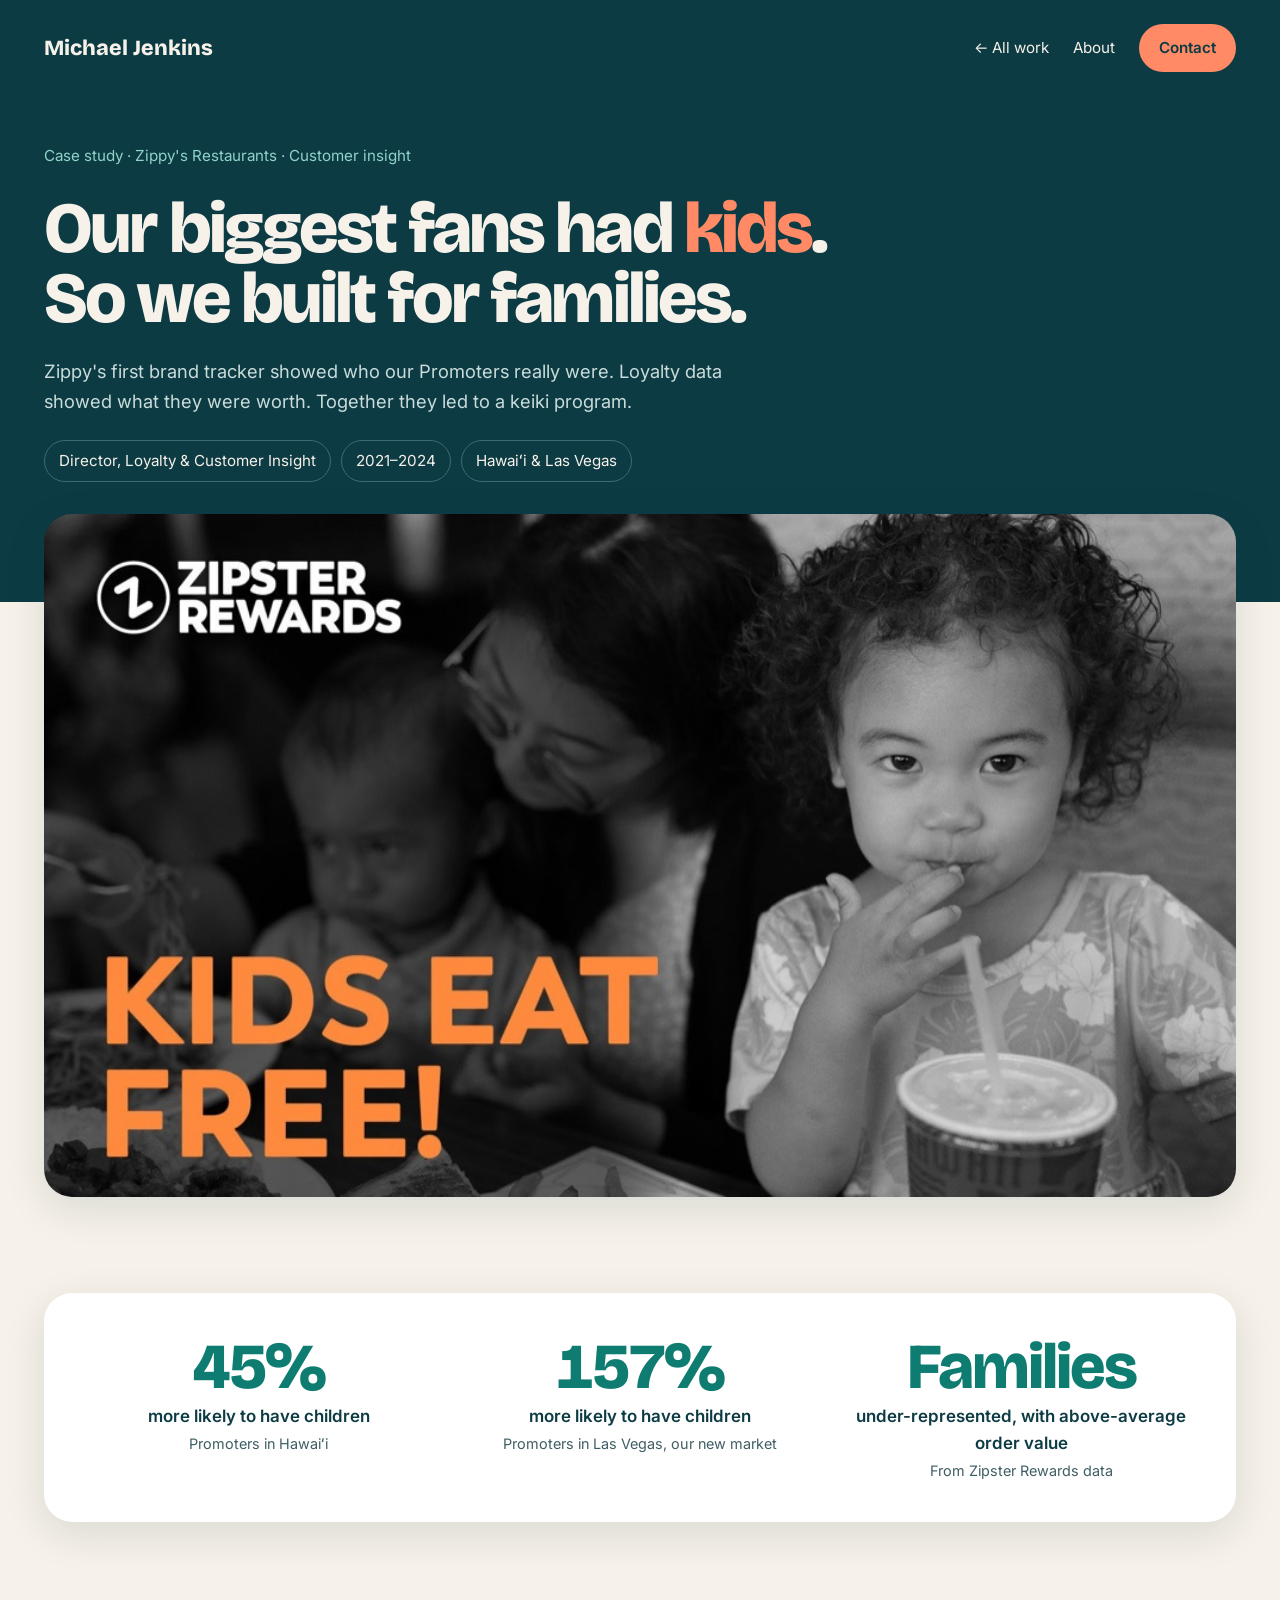
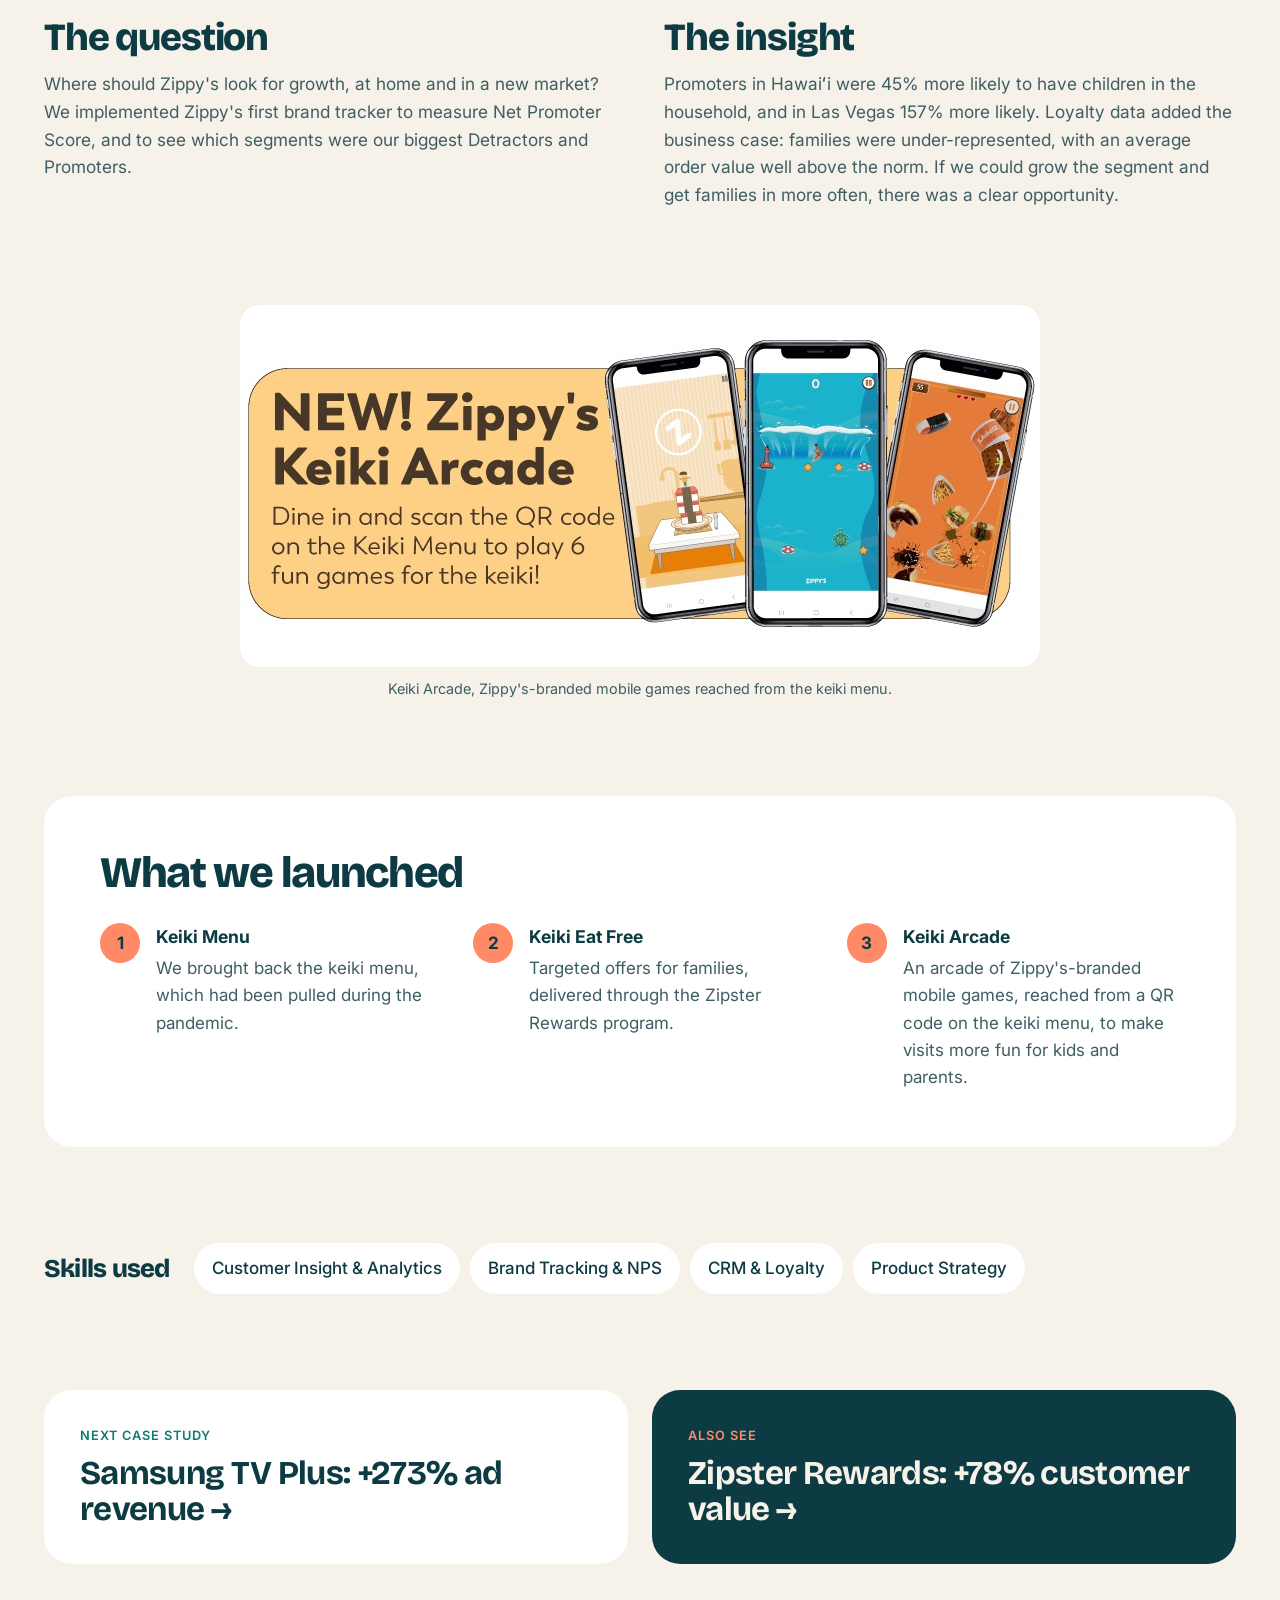
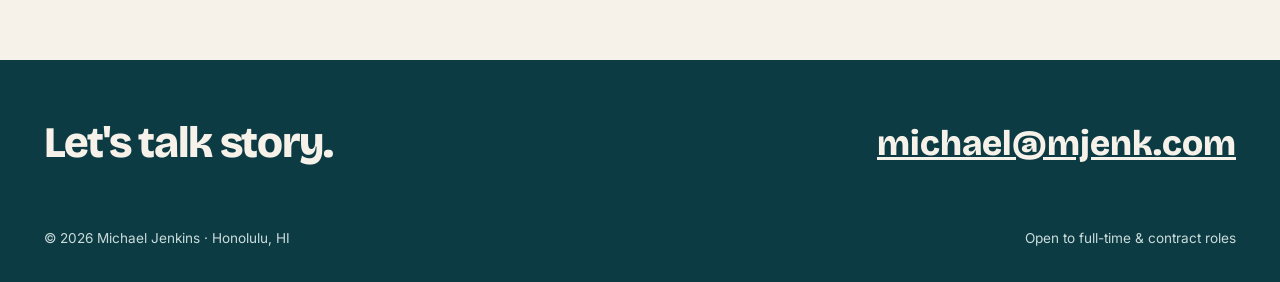
<file: work/keiki.html>
<!doctype html>
<html lang="en">
<head>
<meta charset="utf-8">
<meta name="viewport" content="width=device-width, initial-scale=1, viewport-fit=cover">
<title>Keiki Strategy · Michael Jenkins</title>
<meta name="claude:viewport-fit-sides" content="cover">
<meta name="description" content="How Zippy's first brand tracker revealed families as its biggest Promoters, and the keiki program that followed.">
<!-- share -->
<link rel="canonical" href="https://www.mjenk.com/work/keiki.html">
<link rel="icon" href="../favicon.svg" type="image/svg+xml">
<link rel="apple-touch-icon" href="../apple-touch-icon.png">
<meta name="theme-color" content="#0D3B44">
<meta property="og:type" content="website">
<meta property="og:site_name" content="Michael Jenkins">
<meta property="og:title" content="Keiki Strategy · Michael Jenkins">
<meta property="og:description" content="How Zippy&#x27;s first brand tracker revealed families as its biggest Promoters, and the keiki program that followed.">
<meta property="og:url" content="https://www.mjenk.com/work/keiki.html">
<meta property="og:image" content="https://www.mjenk.com/images/og-image.jpg">
<meta property="og:image:width" content="1200">
<meta property="og:image:height" content="630">
<meta name="twitter:card" content="summary_large_image">
<meta name="twitter:image" content="https://www.mjenk.com/images/og-image.jpg">
<link rel="preconnect" href="https://fonts.googleapis.com">
<link rel="preconnect" href="https://fonts.gstatic.com" crossorigin>
<link rel="stylesheet" href="https://fonts.googleapis.com/css2?family=Bricolage+Grotesque:opsz,wght@12..96,400;12..96,600;12..96,800&family=Inter:wght@400;500;600&display=swap">
<link rel="stylesheet" href="../styles.css">
</head>
<body>
<a class="skip" href="#main">Skip to content</a>

<header class="band">
  <div class="wrap">
    <nav class="nav" aria-label="Main">
      <a class="brand" href="../index.html">Michael Jenkins</a>
      <ul>
        <li><a href="../index.html#work">← All work</a></li>
        <li><a href="../about.html">About</a></li>
        <li><a class="btn" href="mailto:michael@mjenk.com">Contact</a></li>
      </ul>
    </nav>
    <div class="case-hero">
      <span class="eyebrow">Case study · Zippy's Restaurants · Customer insight</span>
      <h1>Our biggest fans had <em>kids</em>. So we built for families.</h1>
      <p class="standfirst">Zippy's first brand tracker showed who our Promoters really were. Loyalty data showed what they were worth. Together they led to a keiki program.</p>
      <div class="meta"><span>Director, Loyalty &amp; Customer Insight</span><span>2021–2024</span><span>Hawaiʻi &amp; Las Vegas</span></div>
    </div>
  </div>
</header>

<main id="main" class="wrap">
  <img class="lift" src="../images/keiki-menu.jpg" alt="Zippy's keiki menu" width="1000" height="573">

  <section class="panel stats cols-3" style="margin-top: 0" aria-label="Findings">
    <div class="stat"><b>45%</b><span>more likely to have children</span><small>Promoters in Hawaiʻi</small></div>
    <div class="stat"><b>157%</b><span>more likely to have children</span><small>Promoters in Las Vegas, our new market</small></div>
    <div class="stat"><b>Families</b><span>under-represented, with above-average order value</span><small>From Zipster Rewards data</small></div>
  </section>

  <section class="prose">
    <div>
      <h2>The question</h2>
      <p>Where should Zippy's look for growth, at home and in a new market? We implemented Zippy's first brand tracker to measure Net Promoter Score, and to see which segments were our biggest Detractors and Promoters.</p>
    </div>
    <div>
      <h2>The insight</h2>
      <p>Promoters in Hawaiʻi were 45% more likely to have children in the household, and in Las Vegas 157% more likely. Loyalty data added the business case: families were under-represented, with an average order value well above the norm. If we could grow the segment and get families in more often, there was a clear opportunity.</p>
    </div>
  </section>

  <figure class="feature">
    <img src="../images/keiki-arcade.jpg" alt="Keiki Arcade: Zippy's-branded mobile games" width="800" height="362" loading="lazy">
    <figcaption>Keiki Arcade, Zippy's-branded mobile games reached from the keiki menu.</figcaption>
  </figure>

  <section class="panel steps">
    <h2>What we launched</h2>
    <ol class="cols-3">
      <li><div><b>Keiki Menu</b><span>We brought back the keiki menu, which had been pulled during the pandemic.</span></div></li>
      <li><div><b>Keiki Eat Free</b><span>Targeted offers for families, delivered through the Zipster Rewards program.</span></div></li>
      <li><div><b>Keiki Arcade</b><span>An arcade of Zippy's-branded mobile games, reached from a QR code on the keiki menu, to make visits more fun for kids and parents.</span></div></li>
    </ol>
  </section>

  <section class="skills-row">
    <h2>Skills used</h2>
    <ul class="chips"><li>Customer Insight &amp; Analytics</li><li>Brand Tracking &amp; NPS</li><li>CRM &amp; Loyalty</li><li>Product Strategy</li></ul>
  </section>

  <nav class="next-row" aria-label="More case studies">
    <a class="panel" href="samsung-tv-plus.html"><span class="label">Next case study</span><strong>Samsung TV Plus: +273% ad revenue →</strong></a>
    <a class="dark" href="zipster-rewards.html"><span class="label">Also see</span><strong>Zipster Rewards: +78% customer value →</strong></a>
  </nav>
</main>

<footer class="band">
  <div class="wrap">
    <div class="cta">
      <h2>Let's talk story.</h2>
      <a class="email" href="mailto:michael@mjenk.com">michael@mjenk.com</a>
    </div>
    <div class="footer-small"><span>© 2026 Michael Jenkins · Honolulu, HI</span><span>Open to full-time &amp; contract roles</span></div>
  </div>
</footer>
</body>
</html>
</file>
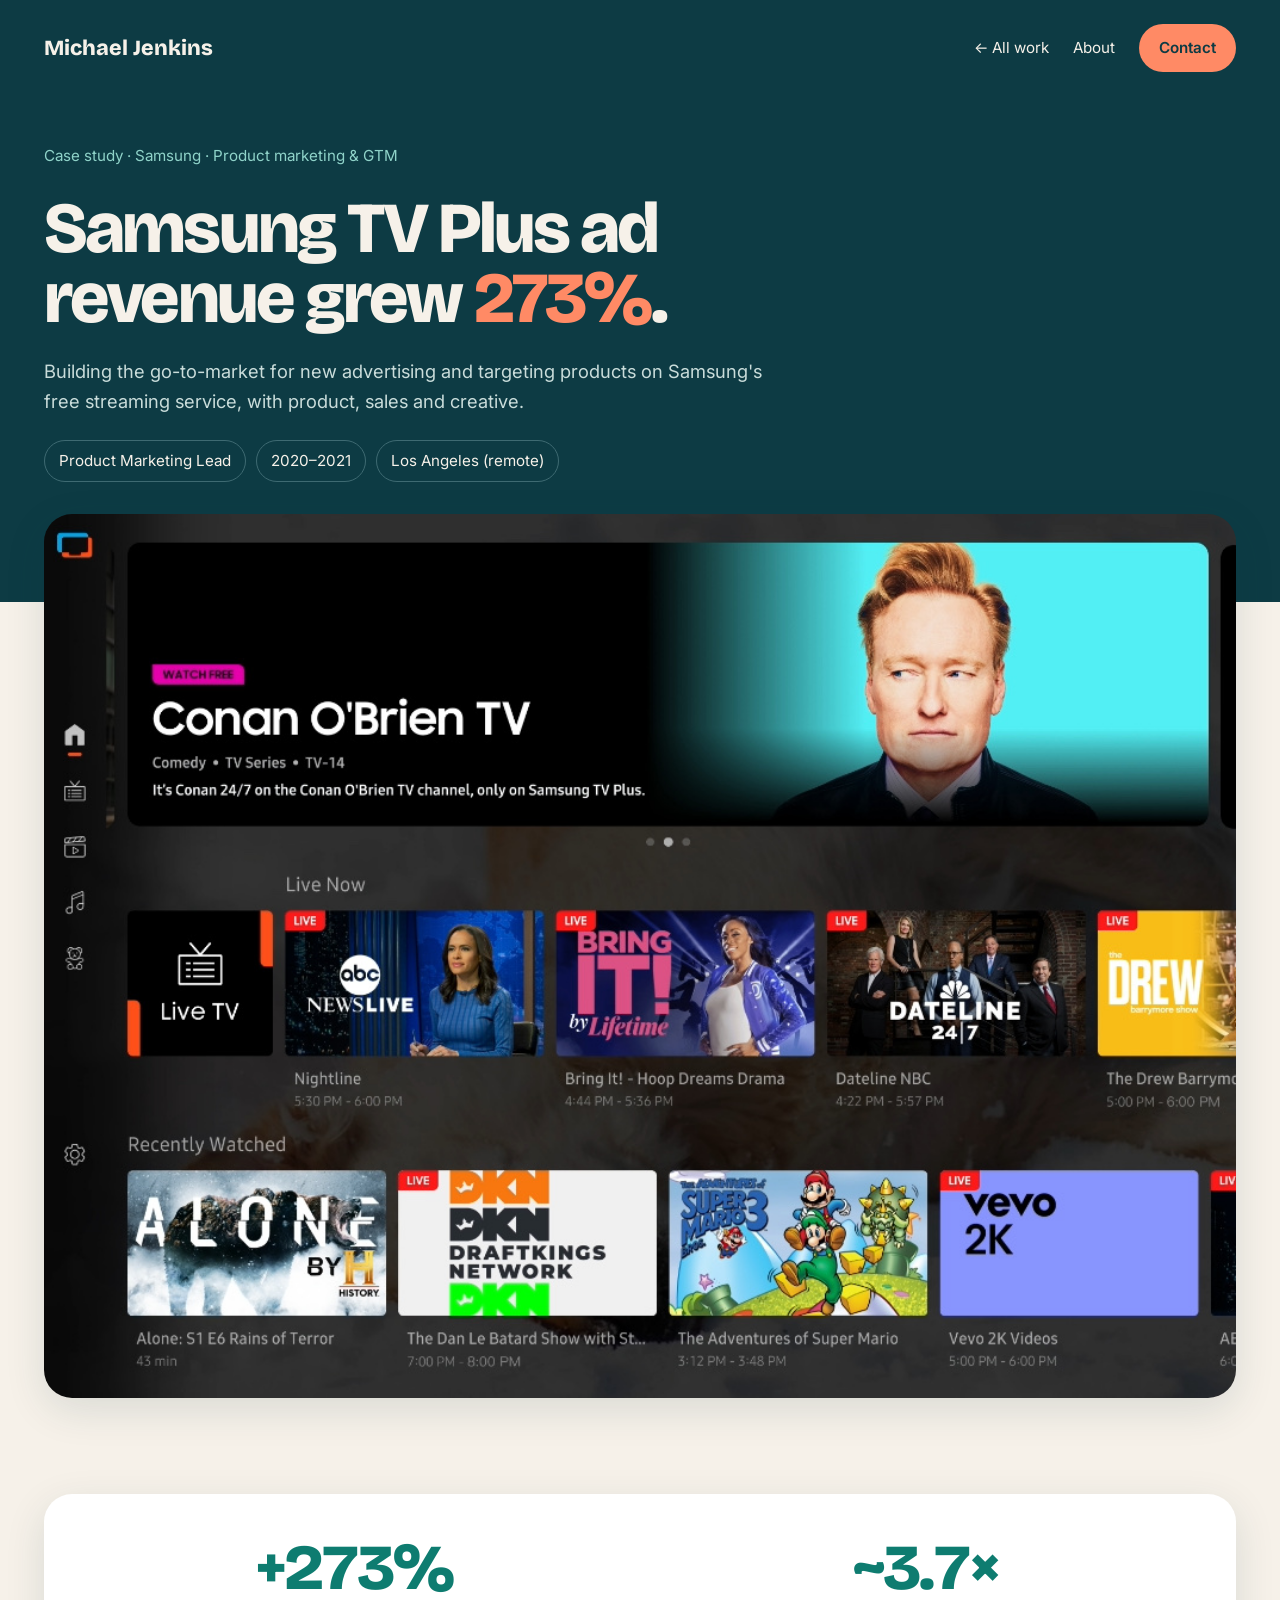
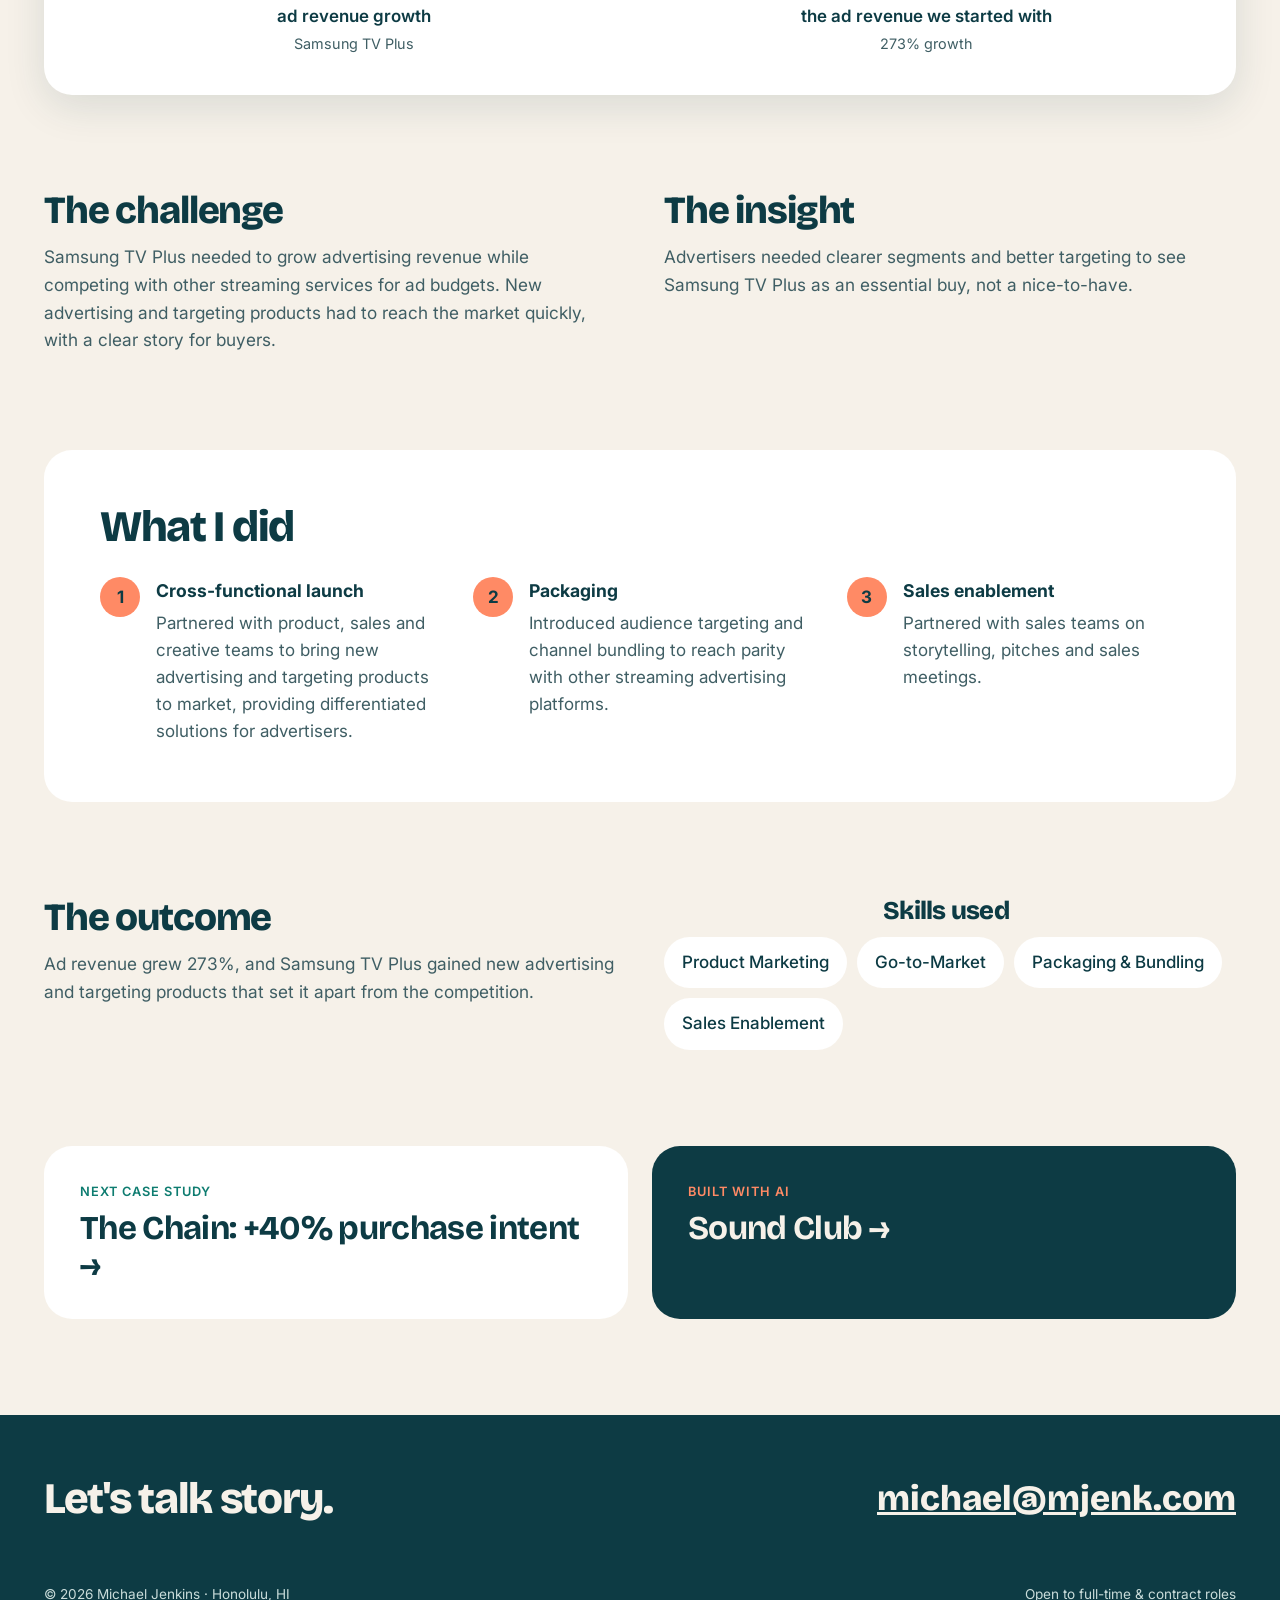
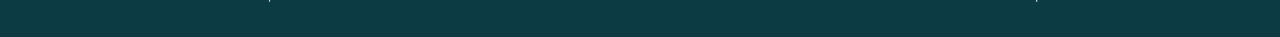
<file: work/samsung-tv-plus.html>
<!doctype html>
<html lang="en">
<head>
<meta charset="utf-8">
<meta name="viewport" content="width=device-width, initial-scale=1, viewport-fit=cover">
<title>Samsung TV Plus · Michael Jenkins</title>
<meta name="claude:viewport-fit-sides" content="cover">
<meta name="description" content="Product marketing and go-to-market for Samsung TV Plus ad products: 273% ad revenue growth.">
<!-- share -->
<link rel="canonical" href="https://www.mjenk.com/work/samsung-tv-plus.html">
<link rel="icon" href="../favicon.svg" type="image/svg+xml">
<link rel="apple-touch-icon" href="../apple-touch-icon.png">
<meta name="theme-color" content="#0D3B44">
<meta property="og:type" content="website">
<meta property="og:site_name" content="Michael Jenkins">
<meta property="og:title" content="Samsung TV Plus · Michael Jenkins">
<meta property="og:description" content="Product marketing and go-to-market for Samsung TV Plus ad products: 273% ad revenue growth.">
<meta property="og:url" content="https://www.mjenk.com/work/samsung-tv-plus.html">
<meta property="og:image" content="https://www.mjenk.com/images/og-image.jpg">
<meta property="og:image:width" content="1200">
<meta property="og:image:height" content="630">
<meta name="twitter:card" content="summary_large_image">
<meta name="twitter:image" content="https://www.mjenk.com/images/og-image.jpg">
<link rel="preconnect" href="https://fonts.googleapis.com">
<link rel="preconnect" href="https://fonts.gstatic.com" crossorigin>
<link rel="stylesheet" href="https://fonts.googleapis.com/css2?family=Bricolage+Grotesque:opsz,wght@12..96,400;12..96,600;12..96,800&family=Inter:wght@400;500;600&display=swap">
<link rel="stylesheet" href="../styles.css">
</head>
<body>
<a class="skip" href="#main">Skip to content</a>

<header class="band">
  <div class="wrap">
    <nav class="nav" aria-label="Main">
      <a class="brand" href="../index.html">Michael Jenkins</a>
      <ul>
        <li><a href="../index.html#work">← All work</a></li>
        <li><a href="../about.html">About</a></li>
        <li><a class="btn" href="mailto:michael@mjenk.com">Contact</a></li>
      </ul>
    </nav>
    <div class="case-hero">
      <span class="eyebrow">Case study · Samsung · Product marketing &amp; GTM</span>
      <h1>Samsung TV Plus ad revenue grew <em>273%</em>.</h1>
      <p class="standfirst">Building the go-to-market for new advertising and targeting products on Samsung's free streaming service, with product, sales and creative.</p>
      <div class="meta"><span>Product Marketing Lead</span><span>2020–2021</span><span>Los Angeles (remote)</span></div>
    </div>
  </div>
</header>

<main id="main" class="wrap">
  <img class="lift" src="../images/samsung-tv-plus.jpg" alt="Samsung TV Plus home screen with live channels and recently watched shows" width="1000" height="741">

  <section class="panel stats cols-2" style="margin-top: 0" aria-label="Results">
    <div class="stat"><b>+273%</b><span>ad revenue growth</span><small>Samsung TV Plus</small></div>
    <div class="stat"><b>~3.7×</b><span>the ad revenue we started with</span><small>273% growth</small></div>
  </section>

  <section class="prose">
    <div>
      <h2>The challenge</h2>
      <p>Samsung TV Plus needed to grow advertising revenue while competing with other streaming services for ad budgets. New advertising and targeting products had to reach the market quickly, with a clear story for buyers.</p>
    </div>
    <div>
      <h2>The insight</h2>
      <p>Advertisers needed clearer segments and better targeting to see Samsung TV Plus as an essential buy, not a nice-to-have.</p>
    </div>
  </section>

  <section class="panel steps">
    <h2>What I did</h2>
    <ol class="cols-3">
      <li><div><b>Cross-functional launch</b><span>Partnered with product, sales and creative teams to bring new advertising and targeting products to market, providing differentiated solutions for advertisers.</span></div></li>
      <li><div><b>Packaging</b><span>Introduced audience targeting and channel bundling to reach parity with other streaming advertising platforms.</span></div></li>
      <li><div><b>Sales enablement</b><span>Partnered with sales teams on storytelling, pitches and sales meetings.</span></div></li>
    </ol>
  </section>

  <section class="prose">
    <div>
      <h2>The outcome</h2>
      <p>Ad revenue grew 273%, and Samsung TV Plus gained new advertising and targeting products that set it apart from the competition.</p>
    </div>
    <div class="skills-row" style="align-content: flex-start;">
      <h2>Skills used</h2>
      <ul class="chips"><li>Product Marketing</li><li>Go-to-Market</li><li>Packaging &amp; Bundling</li><li>Sales Enablement</li></ul>
    </div>
  </section>

  <nav class="next-row" aria-label="More case studies">
    <a class="panel" href="the-chain.html"><span class="label">Next case study</span><strong>The Chain: +40% purchase intent →</strong></a>
    <a class="dark" href="sound-club.html"><span class="label">Built with AI</span><strong>Sound Club →</strong></a>
  </nav>
</main>

<footer class="band">
  <div class="wrap">
    <div class="cta">
      <h2>Let's talk story.</h2>
      <a class="email" href="mailto:michael@mjenk.com">michael@mjenk.com</a>
    </div>
    <div class="footer-small"><span>© 2026 Michael Jenkins · Honolulu, HI</span><span>Open to full-time &amp; contract roles</span></div>
  </div>
</footer>
</body>
</html>
</file>
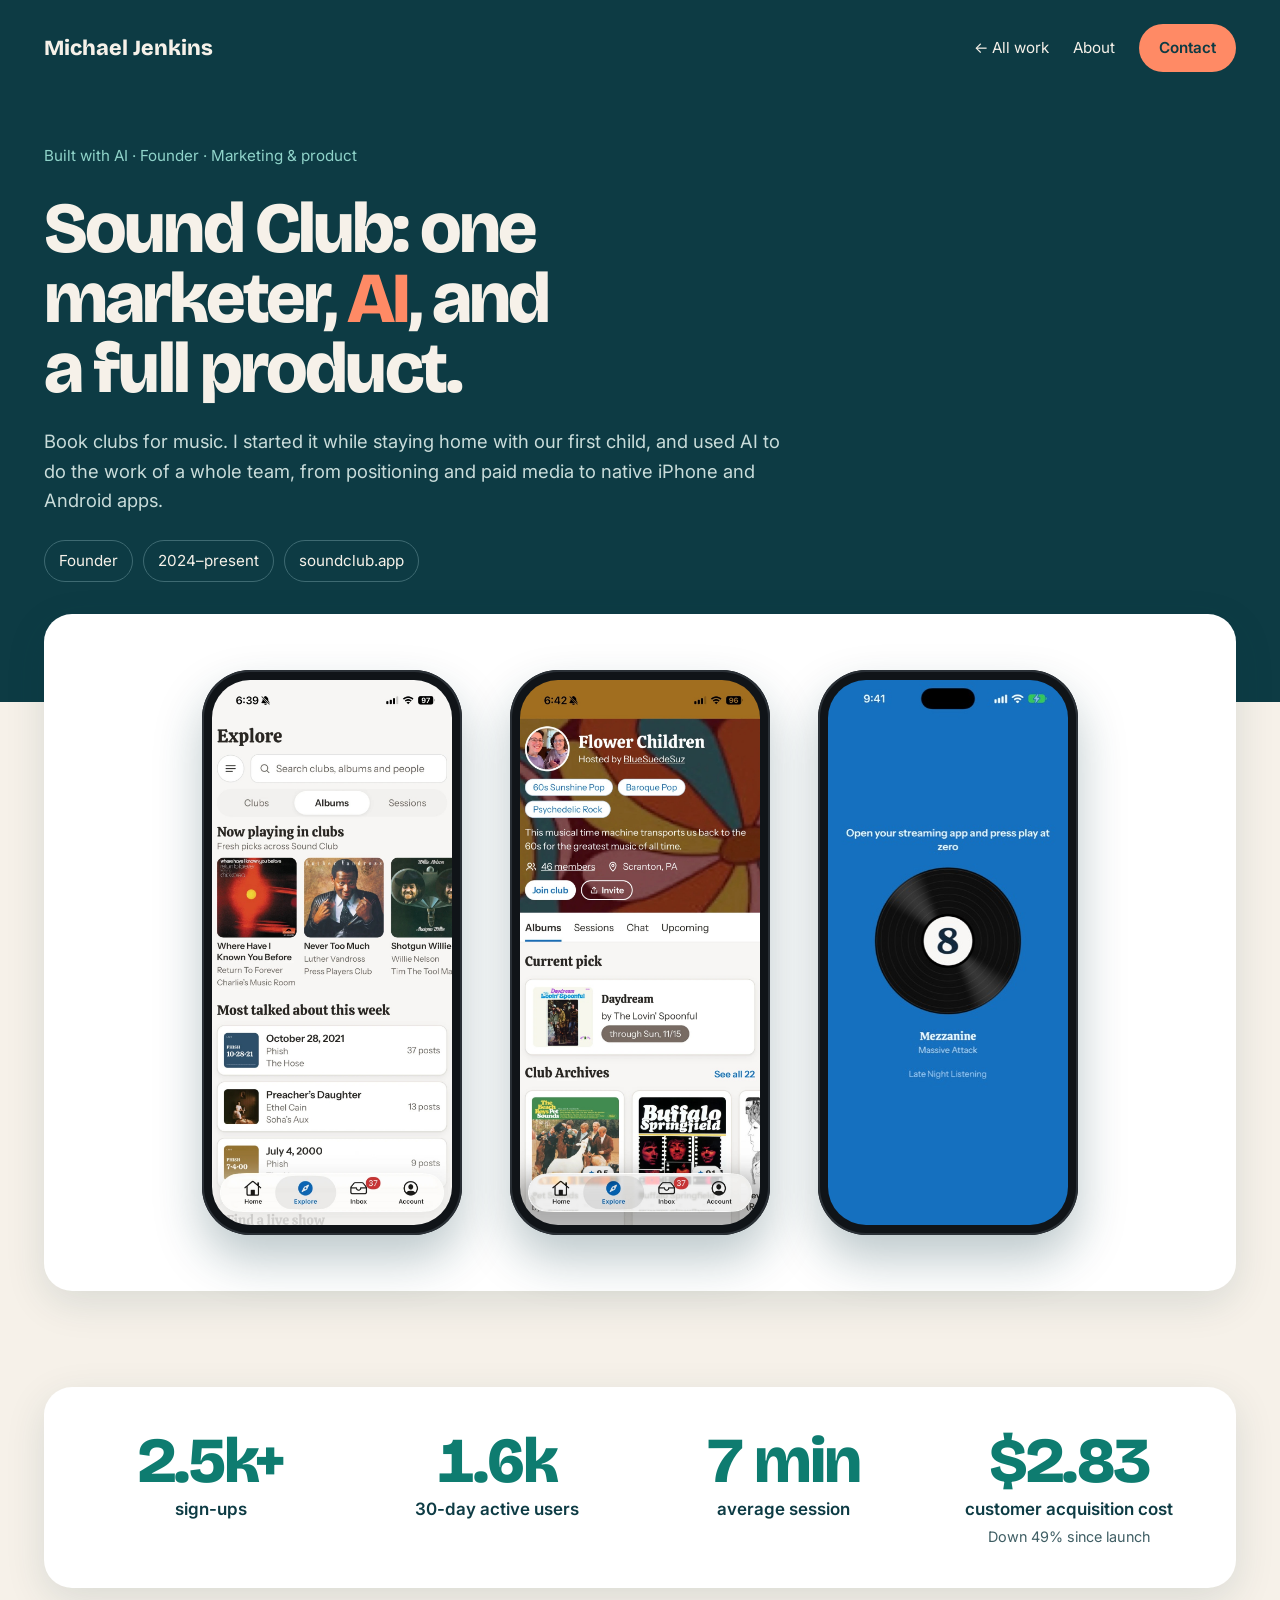
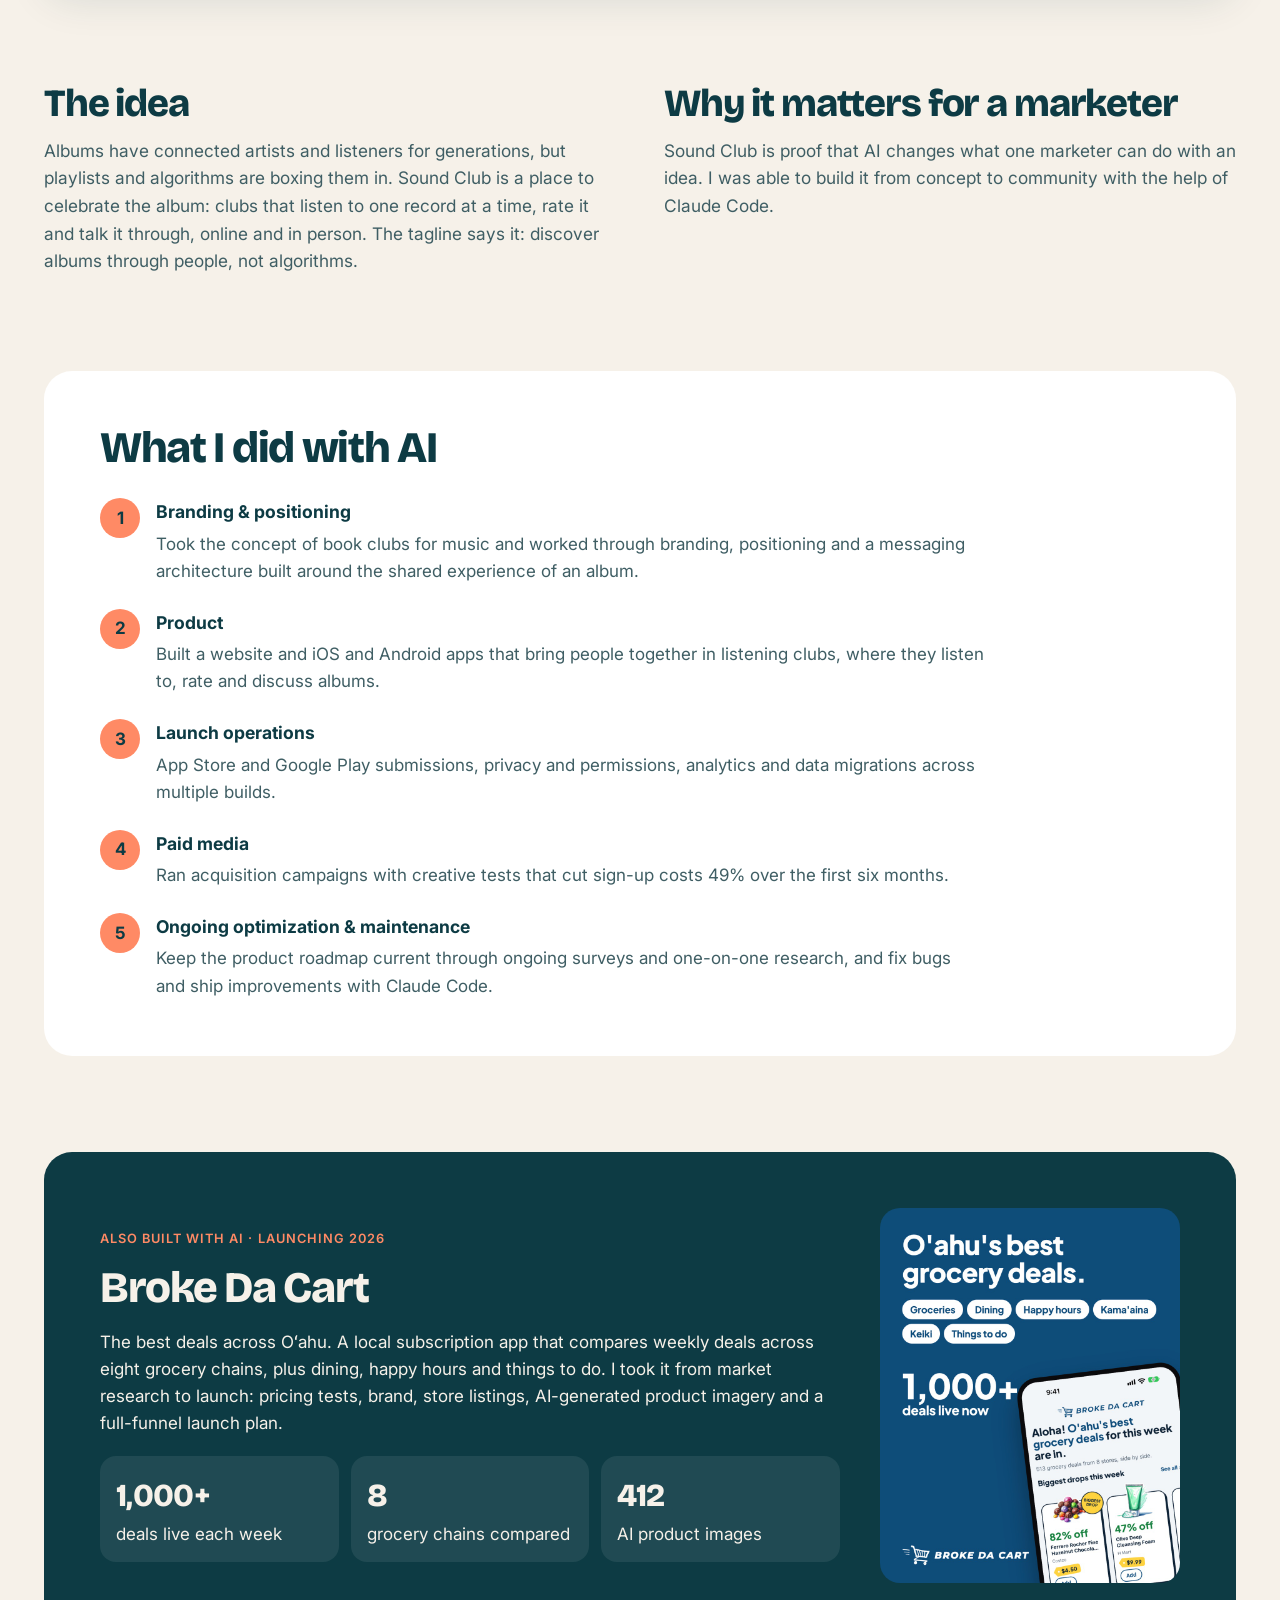
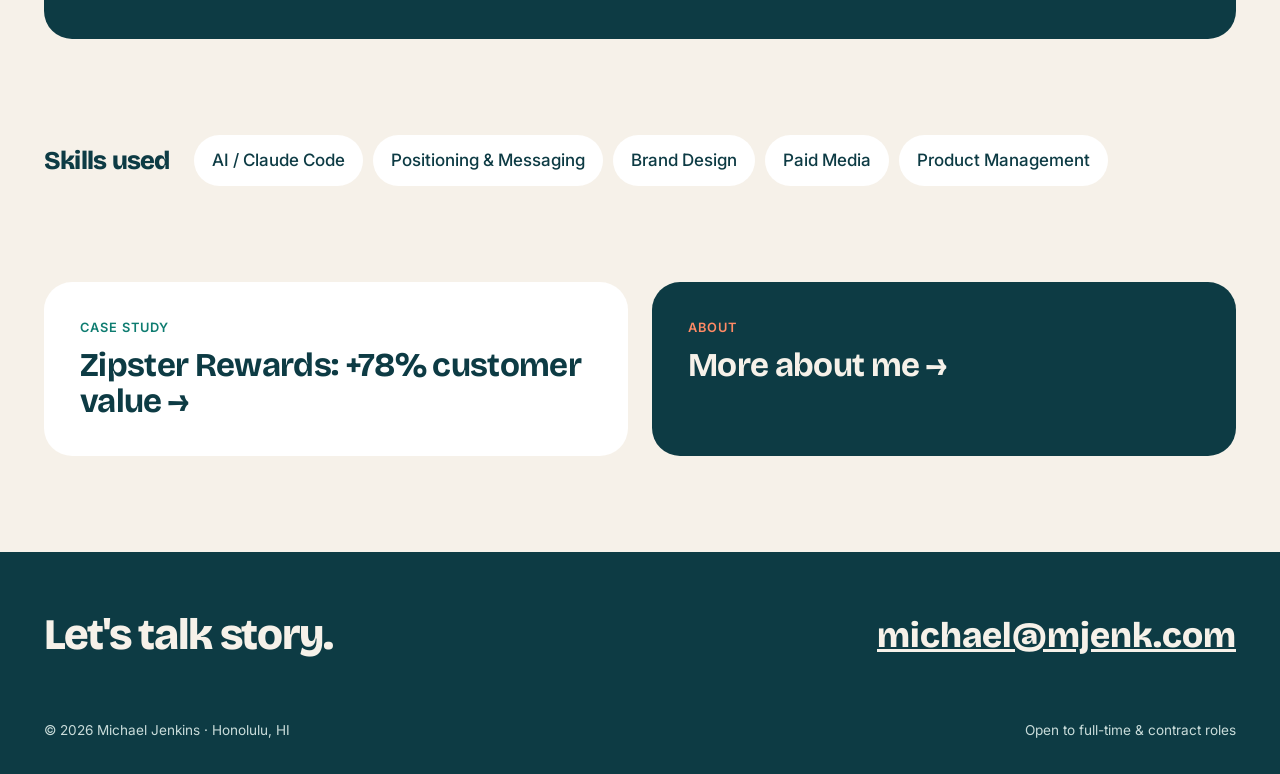
<file: work/sound-club.html>
<!doctype html>
<html lang="en">
<head>
<meta charset="utf-8">
<meta name="viewport" content="width=device-width, initial-scale=1, viewport-fit=cover">
<title>Sound Club · Michael Jenkins</title>
<meta name="claude:viewport-fit-sides" content="cover">
<meta name="description" content="Sound Club, book clubs for music: positioned, branded, marketed and built with AI by one marketer.">
<!-- share -->
<link rel="canonical" href="https://www.mjenk.com/work/sound-club.html">
<link rel="icon" href="../favicon.svg" type="image/svg+xml">
<link rel="apple-touch-icon" href="../apple-touch-icon.png">
<meta name="theme-color" content="#0D3B44">
<meta property="og:type" content="website">
<meta property="og:site_name" content="Michael Jenkins">
<meta property="og:title" content="Sound Club · Michael Jenkins">
<meta property="og:description" content="Sound Club, book clubs for music: positioned, branded, marketed and built with AI by one marketer.">
<meta property="og:url" content="https://www.mjenk.com/work/sound-club.html">
<meta property="og:image" content="https://www.mjenk.com/images/og-image.jpg">
<meta property="og:image:width" content="1200">
<meta property="og:image:height" content="630">
<meta name="twitter:card" content="summary_large_image">
<meta name="twitter:image" content="https://www.mjenk.com/images/og-image.jpg">
<link rel="preconnect" href="https://fonts.googleapis.com">
<link rel="preconnect" href="https://fonts.gstatic.com" crossorigin>
<link rel="stylesheet" href="https://fonts.googleapis.com/css2?family=Bricolage+Grotesque:opsz,wght@12..96,400;12..96,600;12..96,800&family=Inter:wght@400;500;600&display=swap">
<link rel="stylesheet" href="../styles.css">
</head>
<body>
<a class="skip" href="#main">Skip to content</a>

<header class="band">
  <div class="wrap">
    <nav class="nav" aria-label="Main">
      <a class="brand" href="../index.html">Michael Jenkins</a>
      <ul>
        <li><a href="../index.html#work">← All work</a></li>
        <li><a href="../about.html">About</a></li>
        <li><a class="btn" href="mailto:michael@mjenk.com">Contact</a></li>
      </ul>
    </nav>
    <div class="case-hero">
      <span class="eyebrow">Built with AI · Founder · Marketing &amp; product</span>
      <h1>Sound Club: one marketer, <em>AI</em>, and a full product.</h1>
      <p class="standfirst">Book clubs for music. I started it while staying home with our first child, and used AI to do the work of a whole team, from positioning and paid media to native iPhone and Android apps.</p>
      <div class="meta"><span>Founder</span><span>2024–present</span><span>soundclub.app</span></div>
    </div>
  </div>
</header>

<main id="main" class="wrap">
  <section class="panel lift-panel phones" aria-label="The Sound Club app">
    <div class="phone"><img src="../images/sc-explore.jpg" alt="Explore: albums now playing in clubs and the most talked-about picks this week"></div>
    <div class="phone"><img src="../images/sc-flower-children.jpg" alt="Flower Children, a 60s club with 46 members, and its current album pick" loading="lazy"></div>
    <div class="phone"><img src="../images/sc-06-countdown.jpg" alt="Listening session countdown, so everyone presses play together" loading="lazy"></div>
  </section>

  <section class="panel stats cols-4" style="margin-top: 0" aria-label="Results">
    <div class="stat"><b>2.5k+</b><span>sign-ups</span></div>
    <div class="stat"><b>1.6k</b><span>30-day active users</span></div>
    <div class="stat"><b>7 min</b><span>average session</span></div>
    <div class="stat"><b>$2.83</b><span>customer acquisition cost</span><small>Down 49% since launch</small></div>
  </section>

  <section class="prose">
    <div>
      <h2>The idea</h2>
      <p>Albums have connected artists and listeners for generations, but playlists and algorithms are boxing them in. Sound Club is a place to celebrate the album: clubs that listen to one record at a time, rate it and talk it through, online and in person. The tagline says it: discover albums through people, not algorithms.</p>
    </div>
    <div>
      <h2>Why it matters for a marketer</h2>
      <p>Sound Club is proof that AI changes what one marketer can do with an idea. I was able to build it from concept to community with the help of Claude Code.</p>
    </div>
  </section>

  <section class="panel steps">
    <h2>What I did with AI</h2>
    <ol class="cols-1">
      <li><div><b>Branding &amp; positioning</b><span>Took the concept of book clubs for music and worked through branding, positioning and a messaging architecture built around the shared experience of an album.</span></div></li>
      <li><div><b>Product</b><span>Built a website and iOS and Android apps that bring people together in listening clubs, where they listen to, rate and discuss albums.</span></div></li>
      <li><div><b>Launch operations</b><span>App Store and Google Play submissions, privacy and permissions, analytics and data migrations across multiple builds.</span></div></li>
      <li><div><b>Paid media</b><span>Ran acquisition campaigns with creative tests that cut sign-up costs 49% over the first six months.</span></div></li>
      <li><div><b>Ongoing optimization &amp; maintenance</b><span>Keep the product roadmap current through ongoing surveys and one-on-one research, and fix bugs and ship improvements with Claude Code.</span></div></li>
    </ol>
  </section>

  <section class="ai alt" aria-labelledby="bdc-title">
    <div class="ai-copy">
      <span class="label">Also built with AI · Launching 2026</span>
      <h2 id="bdc-title">Broke Da Cart</h2>
      <p>The best deals across Oʻahu. A local subscription app that compares weekly deals across eight grocery chains, plus dining, happy hours and things to do. I took it from market research to launch: pricing tests, brand, store listings, AI-generated product imagery and a full-funnel launch plan.</p>
      <div class="ai-stats cols-3">
        <div><b>1,000+</b>deals live each week</div>
        <div><b>8</b>grocery chains compared</div>
        <div><b>412</b>AI product images</div>
      </div>
    </div>
    <img src="../images/broke-da-cart-ad.jpg" alt="Broke Da Cart launch ad: Oʻahu's best grocery deals, 1,000+ deals live now" width="300" loading="lazy">
  </section>

  <section class="skills-row">
    <h2>Skills used</h2>
    <ul class="chips"><li>AI / Claude Code</li><li>Positioning &amp; Messaging</li><li>Brand Design</li><li>Paid Media</li><li>Product Management</li></ul>
  </section>

  <nav class="next-row" aria-label="More case studies">
    <a class="panel" href="zipster-rewards.html"><span class="label">Case study</span><strong>Zipster Rewards: +78% customer value →</strong></a>
    <a class="dark" href="../about.html"><span class="label">About</span><strong>More about me →</strong></a>
  </nav>
</main>

<footer class="band">
  <div class="wrap">
    <div class="cta">
      <h2>Let's talk story.</h2>
      <a class="email" href="mailto:michael@mjenk.com">michael@mjenk.com</a>
    </div>
    <div class="footer-small"><span>© 2026 Michael Jenkins · Honolulu, HI</span><span>Open to full-time &amp; contract roles</span></div>
  </div>
</footer>
</body>
</html>
</file>
<file: styles.css>
/* Island Modern — deep-ocean band over a sand ground; one coral accent; rounded white "paper" panels */
:root {
  --sand: #F6F1E9;        /* page ground */
  --paper: #FFFFFF;       /* panels */
  --band: #0D3B44;        /* hero / footer band */
  --on-band: #F6F1E9;
  --on-band-soft: #C9DCDA;
  --mist: #8FD3C9;        /* eyebrow text on band */
  --ink: #0D3B44;         /* headings + body */
  --muted: #3F5E64;
  --lagoon: #0E7C70;      /* figures, labels */
  --coral: #FF8A65;       /* the one accent */
  --on-coral: #0D3B44;
  --line: #E3DACB;
  --chip-line: #3E6A72;
  --shadow: 0 12px 40px rgba(13, 59, 68, 0.12);

  --display: "Bricolage Grotesque", "Avenir Next", "Segoe UI", system-ui, sans-serif;
  --body: "Inter", "Helvetica Neue", Arial, system-ui, sans-serif;

  --step-hero: clamp(2.6rem, 6.4vw, 6.25rem);
  --step-h1: clamp(2.4rem, 5.6vw, 5.5rem);
  --step-h2: clamp(1.9rem, 3.4vw, 3.25rem);
  --step-h3: clamp(1.4rem, 2.2vw, 2rem);
  --step-fig: clamp(2.8rem, 5vw, 4.25rem);
  --radius: 28px;
  color-scheme: light;
}
@media (prefers-color-scheme: dark) {
  :root:not([data-theme="light"]) {
    --sand: #0A2227; --paper: #10323A; --band: #061719; --on-band: #EEF4F2; --on-band-soft: #B5CCCB;
    --mist: #8FD3C9; --ink: #EAF2F0; --muted: #A9C2C3; --lagoon: #6CD0C0; --coral: #FF9A7A;
    --on-coral: #0D3B44; --line: #1F4A52; --chip-line: #3E6A72; --shadow: 0 12px 40px rgba(0, 0, 0, 0.35);
    color-scheme: dark;
  }
}
:root[data-theme="dark"] {
  --sand: #0A2227; --paper: #10323A; --band: #061719; --on-band: #EEF4F2; --on-band-soft: #B5CCCB;
  --mist: #8FD3C9; --ink: #EAF2F0; --muted: #A9C2C3; --lagoon: #6CD0C0; --coral: #FF9A7A;
  --on-coral: #0D3B44; --line: #1F4A52; --chip-line: #3E6A72; --shadow: 0 12px 40px rgba(0, 0, 0, 0.35);
  color-scheme: dark;
}

*, *::before, *::after { box-sizing: border-box; }
html { -webkit-text-size-adjust: 100%; }
body { margin: 0; background: var(--sand); color: var(--ink); font-family: var(--body); font-size: 17px; line-height: 1.6; }
img { max-width: 100%; height: auto; display: block; }
a { color: inherit; }
a:focus-visible, button:focus-visible { outline: 3px solid var(--coral); outline-offset: 3px; border-radius: 6px; }
h1, h2, h3 { font-family: var(--display); font-weight: 800; letter-spacing: -0.03em; line-height: 1; margin: 0; text-wrap: balance; }
p { margin: 0; }
.wrap {
  max-width: 1240px; margin: 0 auto;
  padding-left: max(24px, env(safe-area-inset-left, 0px));
  padding-right: max(24px, env(safe-area-inset-right, 0px));
}
.skip { position: absolute; left: -999px; }
.skip:focus { left: 16px; top: 16px; background: var(--paper); padding: 8px 12px; z-index: 20; }

/* Band (hero + footer) */
.band { background: var(--band); color: var(--on-band); }
.nav { display: flex; flex-wrap: wrap; gap: 12px 24px; justify-content: space-between; align-items: center; padding-block: 24px; }
.brand { font-family: var(--display); font-weight: 800; font-size: 1.35rem; text-decoration: none; }
.nav ul { display: flex; flex-wrap: wrap; gap: 6px 24px; list-style: none; margin: 0; padding: 0; align-items: center; font-size: 0.95rem; }
.nav a { text-decoration: none; }
.nav a:hover { text-decoration: underline; text-underline-offset: 4px; }
.nav a[aria-current="page"] { text-decoration: underline; text-underline-offset: 4px; text-decoration-color: var(--coral); }
.btn { display: inline-flex; align-items: center; gap: 8px; background: var(--coral); color: var(--on-coral); text-decoration: none; font-weight: 600; padding: 12px 20px; border-radius: 999px; }
.btn:hover { filter: brightness(1.05); text-decoration: none !important; }
.eyebrow { font-size: 0.95rem; color: var(--mist); }
.label { font-size: 0.8rem; font-weight: 600; letter-spacing: 0.08em; text-transform: uppercase; color: var(--lagoon); }

.hero { display: flex; flex-wrap: wrap; gap: 48px; align-items: flex-end; padding-block: 56px 96px; }
.hero-copy { flex: 999 1 560px; min-width: 0; display: flex; flex-direction: column; gap: 24px; }
.hero h1 { font-size: var(--step-hero); line-height: 0.96; letter-spacing: -0.04em; }
.hero h1 em { font-style: normal; color: var(--coral); }
.hero p { max-width: 40em; font-size: 1.15rem; color: var(--on-band-soft); }
.portrait { flex: 0 1 300px; aspect-ratio: 300 / 380; max-width: 100%; object-fit: cover; object-position: top; border-radius: 160px 160px 24px 24px; }
.meta { display: flex; flex-wrap: wrap; gap: 10px; font-size: 0.95rem; }
.meta span { border: 1px solid var(--chip-line); border-radius: 999px; padding: 8px 14px; }

/* Main sections */
main { display: flex; flex-direction: column; gap: 96px; padding-bottom: 96px; }
.section { display: flex; flex-direction: column; gap: 28px; }
.section-head { display: flex; flex-wrap: wrap; justify-content: space-between; align-items: baseline; gap: 12px; }
.section h2 { font-size: var(--step-h2); }
.lede { max-width: 40em; font-size: 1.1rem; color: var(--muted); }

.panel { background: var(--paper); border-radius: var(--radius); }
/* Stat grids always fill every row: set the column count by item count (cols-2/3/4/6) */
.stats { margin-top: -48px; padding: 40px; display: grid; grid-template-columns: repeat(3, minmax(0, 1fr)); gap: 40px 32px; box-shadow: var(--shadow); position: relative; text-align: center; }
.stats.cols-2 { grid-template-columns: repeat(2, minmax(0, 1fr)); }
.stats.cols-4 { grid-template-columns: repeat(4, minmax(0, 1fr)); }
.stat { display: flex; flex-direction: column; align-items: center; gap: 2px; min-width: 0; }
.stat b { font-family: var(--display); font-weight: 800; font-size: var(--step-fig); letter-spacing: -0.03em; line-height: 1.05; color: var(--lagoon); font-variant-numeric: tabular-nums; }
.stat span { font-weight: 600; }
.stat small { font-size: 0.9rem; color: var(--muted); }

.cards { display: grid; grid-template-columns: repeat(auto-fit, minmax(min(100%, 440px), 1fr)); gap: 24px; }
.card { text-decoration: none; overflow: hidden; display: flex; flex-direction: column; transition: transform 0.2s ease; }
.card:hover { transform: translateY(-3px); }
.card img { width: 100%; aspect-ratio: 16 / 9; object-fit: cover; }
.card-body { padding: 28px; display: flex; flex-direction: column; gap: 10px; flex: 1; }
.card h3 { font-size: var(--step-h3); }
.card p { color: var(--muted); }
.card .more { margin-top: auto; padding-top: 8px; font-weight: 600; }
.card-figure { aspect-ratio: 16 / 9; display: flex; align-items: center; justify-content: center; background: var(--band); color: var(--coral); font-family: var(--display); font-weight: 800; font-size: clamp(3.5rem, 8vw, 6rem); letter-spacing: -0.04em; }

.ai { background: var(--coral); color: var(--on-coral); border-radius: var(--radius); padding: clamp(28px, 5vw, 56px); display: flex; flex-wrap: wrap; gap: 40px; align-items: center; }
.ai-copy { flex: 999 1 480px; min-width: 0; display: flex; flex-direction: column; gap: 18px; }
.ai h2 { font-size: var(--step-h2); }
.ai .label { color: var(--on-coral); }
.ai > img { flex: 0 1 260px; border-radius: 20px; }
.ai-stats { display: grid; grid-template-columns: repeat(2, minmax(0, 1fr)); gap: 12px; }
.ai-stats.cols-3 { grid-template-columns: repeat(3, minmax(0, 1fr)); }
@media (max-width: 560px) { .ai-stats.cols-3 { grid-template-columns: minmax(0, 1fr); } }
.ai-stats div { background: rgba(255, 255, 255, 0.35); border-radius: 16px; padding: 14px 16px; }
.ai-stats b { display: block; font-family: var(--display); font-size: 2rem; font-weight: 800; letter-spacing: -0.02em; }
.ai a { font-weight: 600; }
.ai.alt { background: var(--band); color: var(--on-band); }
.ai.alt .label { color: var(--coral); }
.ai.alt .ai-stats div { background: rgba(255, 255, 255, 0.08); }

.split { display: flex; flex-wrap: wrap; gap: 48px; }
.split > * { flex: 1 1 340px; min-width: 0; display: flex; flex-direction: column; gap: 18px; }
.split > .wide { flex-grow: 2; }
.chips { display: flex; flex-wrap: wrap; gap: 10px; list-style: none; margin: 0; padding: 0; }
.chips li { background: var(--paper); padding: 12px 18px; border-radius: 999px; font-weight: 500; }
.plain-list { list-style: none; margin: 0; padding: 0; display: flex; flex-direction: column; }
.plain-list li { padding: 12px 0; border-bottom: 1px solid var(--line); }
.plain-list li span { display: block; font-size: 0.9rem; color: var(--muted); }

.cta { display: flex; flex-wrap: wrap; gap: 24px; justify-content: space-between; align-items: center; padding-block: 56px; }
.cta h2 { font-size: var(--step-h2); }
.email { font-family: var(--display); font-weight: 800; font-size: clamp(1.4rem, 3vw, 2.2rem); color: var(--on-band); }
.footer-small { padding-block: 0 32px; font-size: 0.85rem; color: var(--on-band-soft); display: flex; flex-wrap: wrap; gap: 8px 24px; justify-content: space-between; }

/* Case study pages */
.case-hero { padding-block: 48px 120px; display: flex; flex-direction: column; gap: 24px; }
.case-hero h1 { font-size: var(--step-h1); max-width: 18ch; line-height: 0.98; letter-spacing: -0.04em; }
.case-hero h1 em { font-style: normal; color: var(--coral); }
.case-hero .standfirst { max-width: 40em; font-size: 1.15rem; color: var(--on-band-soft); }
.lift { margin-top: -88px; border-radius: var(--radius); box-shadow: var(--shadow); width: 100%; position: relative; }
.lift-panel { margin-top: -88px; position: relative; box-shadow: var(--shadow); }
.prose { display: grid; grid-template-columns: repeat(auto-fit, minmax(min(100%, 380px), 1fr)); gap: 48px; }
.prose > div { display: flex; flex-direction: column; gap: 14px; min-width: 0; }
.prose h2 { font-size: clamp(1.7rem, 3vw, 2.6rem); }
.prose p { color: var(--muted); font-size: 1.08rem; max-width: 36em; }
.steps { padding: clamp(28px, 5vw, 56px); display: flex; flex-direction: column; gap: 28px; }
.steps h2 { font-size: var(--step-h2); }
.steps ol { list-style: none; margin: 0; padding: 0; display: grid; grid-template-columns: repeat(auto-fit, minmax(min(100%, 420px), 1fr)); gap: 24px 40px; counter-reset: step; }
.steps ol.cols-3 { grid-template-columns: repeat(3, minmax(0, 1fr)); }
.steps ol.cols-1 { grid-template-columns: minmax(0, 1fr); max-width: 52em; }
@media (max-width: 960px) { .steps ol.cols-3 { grid-template-columns: minmax(0, 1fr); } }
.steps li { display: grid; grid-template-columns: 40px 1fr; gap: 16px; counter-increment: step; }
.steps li::before { content: counter(step); width: 40px; height: 40px; border-radius: 20px; background: var(--coral); color: var(--on-coral); display: flex; align-items: center; justify-content: center; font-weight: 700; }
.steps li b { display: block; font-size: 1.1rem; margin-bottom: 4px; }
.steps li span { color: var(--muted); }
.gallery { display: grid; grid-template-columns: repeat(auto-fit, minmax(min(100%, 420px), 1fr)); gap: 24px; }
.gallery figure { margin: 0; display: flex; flex-direction: column; gap: 10px; }
.gallery img { border-radius: 20px; width: 100%; }
.feature { margin: 0; display: flex; flex-direction: column; align-items: center; gap: 10px; }
.feature img { border-radius: 20px; width: 100%; max-width: 800px; }
.feature figcaption { font-size: 0.9rem; color: var(--muted); }
.gallery.even img { aspect-ratio: 4 / 3; object-fit: cover; object-position: center bottom; }
.gallery figcaption { font-size: 0.9rem; color: var(--muted); }
.skills-row { display: flex; flex-wrap: wrap; gap: 12px 16px; align-items: center; }
.skills-row h2 { font-size: 1.6rem; margin-right: 8px; }
.next-row { display: grid; grid-template-columns: repeat(auto-fit, minmax(min(100%, 380px), 1fr)); gap: 24px; }
.next-row a { text-decoration: none; padding: 36px; display: flex; flex-direction: column; gap: 8px; }
.next-row strong { font-family: var(--display); font-size: clamp(1.5rem, 2.6vw, 2.2rem); letter-spacing: -0.02em; line-height: 1.1; }
.next-row .dark { background: var(--band); color: var(--on-band); border-radius: var(--radius); }
.next-row .dark .label { color: var(--coral); }
.archive { display: grid; grid-template-columns: repeat(4, minmax(0, 1fr)); gap: 20px; }
@media (max-width: 1080px) { .archive { grid-template-columns: repeat(2, minmax(0, 1fr)); } }
@media (max-width: 560px) { .archive { grid-template-columns: minmax(0, 1fr); } }
.archive article { padding: 28px; display: flex; flex-direction: column; gap: 8px; }
.archive h3 { font-size: 1.45rem; letter-spacing: -0.02em; }
.archive p { color: var(--muted); font-size: 0.98rem; }
.note { font-size: 0.9rem; color: var(--muted); }

@media (max-width: 960px) {
  .stats.cols-6, .stats.cols-4 { grid-template-columns: repeat(2, minmax(0, 1fr)); }
  .stats.cols-3 { grid-template-columns: minmax(0, 1fr); }
}
@media (max-width: 560px) {
  .stats, .stats.cols-2, .stats.cols-4, .stats.cols-6 { grid-template-columns: minmax(0, 1fr); }
}

/* Phone mockup around a real app screenshot */
.phone { flex: 0 1 280px; max-width: 100%; aspect-ratio: 1320 / 2868; padding: 10px; border-radius: 48px; background: #101418; box-shadow: 0 24px 48px rgba(13, 59, 68, 0.28), inset 0 0 0 2px #2A3036; }
.phone img { width: 100%; height: 100%; object-fit: cover; border-radius: 38px; }
.phones { display: flex; flex-wrap: wrap; justify-content: center; gap: clamp(16px, 4vw, 48px); padding: clamp(28px, 5vw, 56px); }
.phones .phone { flex-basis: 260px; }

@media (prefers-reduced-motion: reduce) { .card { transition: none; } .card:hover { transform: none; } }
@media (max-width: 640px) {
  body { font-size: 16px; }
  .hero { padding-block: 32px 72px; }
  .stats { padding: 28px; }
  /* Nav: brand on its own line, links spread across one row with a compact Contact pill */
  .nav ul { width: 100%; flex-wrap: nowrap; justify-content: space-between; gap: 12px; font-size: 0.875rem; }
  .nav .btn { padding: 8px 14px; }
  /* Homepage: the portrait lives on About at phone width; About shows it first, smaller */
  .portrait.hide-sm { display: none; }
  .portrait.lead-sm { order: -1; flex-basis: 180px; width: 180px; }
}
/* A hero followed by a panel that overlaps it (.lift-panel, -88px) needs that much extra room below its text */
.hero.lifted { padding-bottom: 152px; }
</file>
